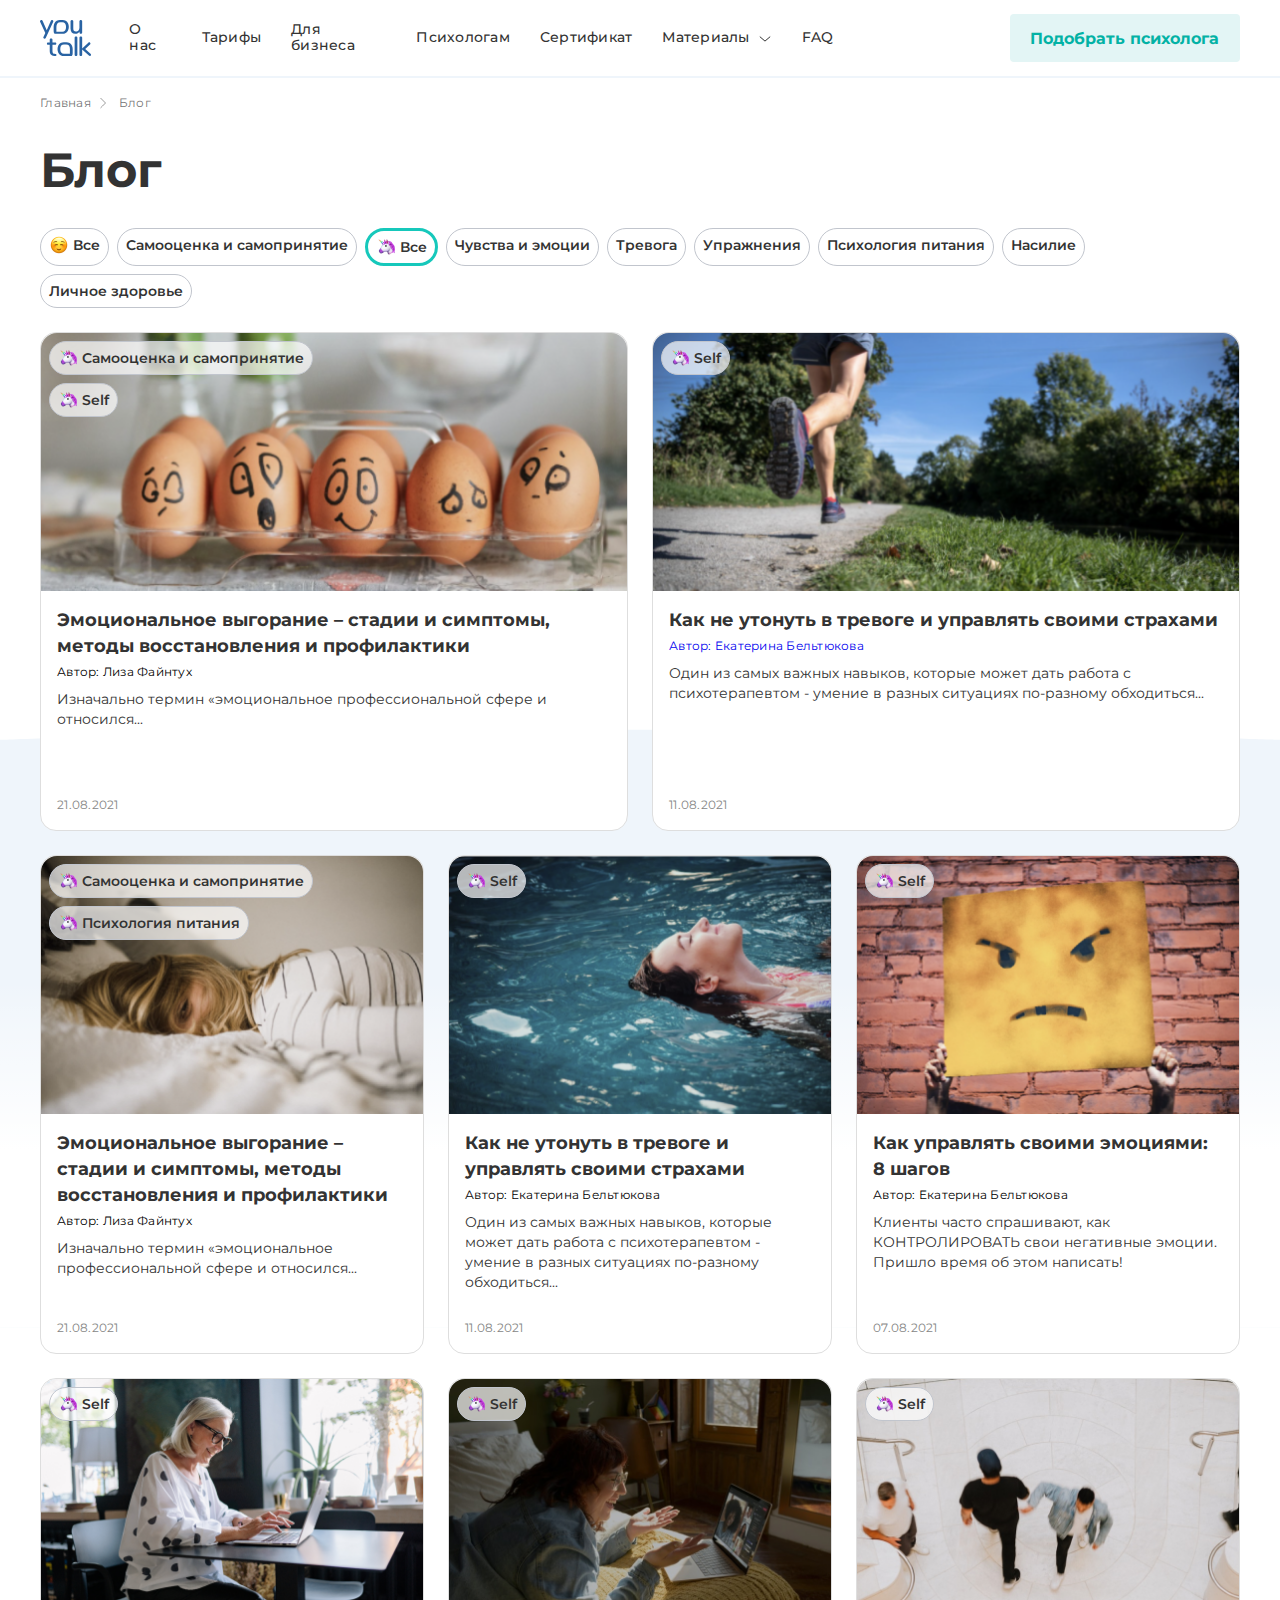
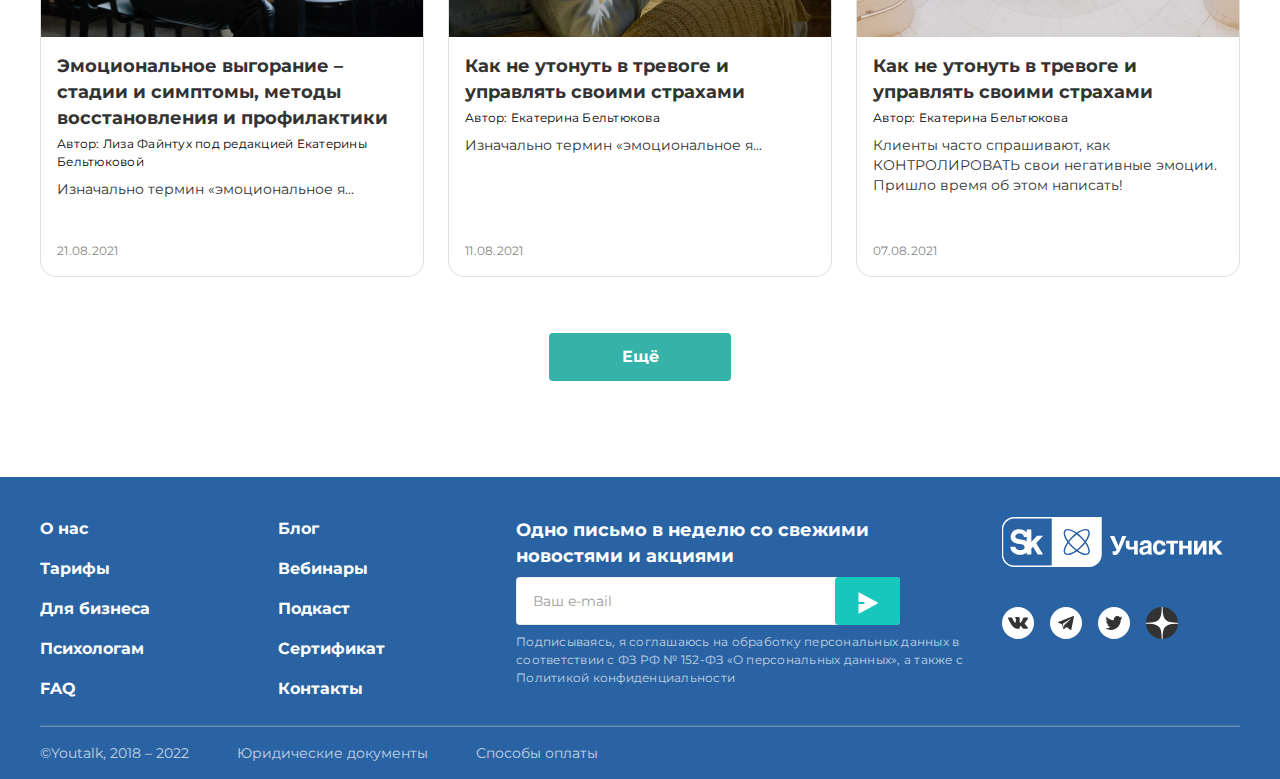
<file: index.html>
<html lang="ru">
  <head>
    <meta charset="UTF-8" />
    <meta name="viewport" content="width=device-width, initial-scale=1.0" />
    <link rel="stylesheet" href="browser.css" />
    <link rel="stylesheet" href="general.css" />
    <link rel="stylesheet" href="header.css" />
    <link rel="stylesheet" href="articles.css" />
    <link rel="stylesheet" href="footer.css" />
    <link rel="preconnect" href="https://fonts.googleapis.com" />
    <link rel="preconnect" href="https://fonts.gstatic.com" crossorigin />
    <link
      href="https://fonts.googleapis.com/css2?family=Montserrat:ital,wght@0,100;0,200;0,300;0,400;0,500;0,600;0,700;0,800;0,900;1,100;1,200;1,300;1,400;1,500;1,600;1,700;1,800;1,900&display=swap"
      rel="stylesheet"
    />
    <title>Youtalk blog</title>
  </head>
  <body>
    <header>
      <div class="logo_header-menu">
        <a href="index.html"
          ><img src="Images/Logo/logo.svg" alt="Логотип компании" class="logo"
        /></a>

        <nav>
          <ul class="header-menu">
            <li><a href="#" class="chapter">О нас</a></li>
            <li><a href="#" class="chapter">Тарифы</a></li>
            <li><a href="#" class="chapter">Для бизнеса</a></li>
            <li><a href="#" class="chapter">Психологам</a></li>
            <li><a href="#" class="chapter">Сертификат</a></li>
            <li>
              <a href="#" class="chapter-icon"
                >Материалы<img
                  src="Images/Icons/drop-down-list.svg"
                  alt="Иконка стрелочки, которая смотрит вниз"
              /></a>
            </li>
            <li><a href="#" class="chapter">FAQ</a></li>
          </ul>
        </nav>
      </div>
      <button class="primary-button">Подобрать психолога</button>
      <button class="burger">
        <img
          src="Images/Icons/burger.svg"
          alt="Иконка обозначающая раскрытие меню"
        />
      </button>
    </header>
    <main class="background">
      <hr class="full-width-line" />
      <div class="content-container">
        <nav>
          <ul class="breadcrumbs">
            <li>
              <a href="#" class="breadcrumbs-arrow"
                >Главная<img
                  src="Images/Icons/Arrow.svg"
                  alt="Стрелка вправо"
                  style="opacity: 0.7"
              /></a>
            </li>
            <li><a href="#" class="breadcrumbs-chapter">Блог</a></li>
          </ul>
        </nav>
        <h1>Блог</h1>
        <div class="category-article">
          <button class="category-article-button-icon">
            <img
              src="Images/Icons/Type=Smiling Face.png"
              alt="Улыбающийся смайлик"
            />Все
          </button>
          <button class="category-article-button">
            Самооценка и самопринятие
          </button>
          <button class="category-article-button-icon-selected">
            <img src="Images/Icons/Type=Unicorn.png" alt="Единорог" />Все
          </button>
          <button class="category-article-button">Чувства и эмоции</button>
          <button class="category-article-button">Тревога</button>
          <button class="category-article-button">Упражнения</button>
          <button class="category-article-button">Психология питания</button>
          <button class="category-article-button">Насилие</button>
          <button class="category-article-button">Личное здоровье</button>
        </div>
      </div>
      <div class="content-articles-container">
        <div class="articles-container-2-articles">
          <div class="article">
            <div class="previews-tags">
              <img
                src="Images/Photos/eggs.png"
                alt="Яйца на которых нарисованы лица с разными эмоциями"
                class="preview"
              />
              <div class="tags">
                <div class="tag-category">
                  <img
                    src="Images/Icons/Type=Unicorn.png"
                    alt="Единорог"
                  />Самооценка и самопринятие
                </div>
                <div class="tag-category">
                  <img src="Images/Icons/Type=Unicorn.png" alt="Единорог" />Self
                </div>
              </div>
              <!-- previews-tags закрыт -->
            </div>
            <div class="article-info">
              <div class="article-name-author-description">
                <div class="article-name-author">
                  <h3>
                    Эмоциональное выгорание – стадии и симптомы, методы
                    восстановления и профилактики
                  </h3>
                  <p class="author">Автор: Лиза Файнтух</p>
                </div>
                <!-- article-name-author закрыт -->
                <p class="description">
                  Изначально термин «эмоциональное профессиональной сфере и
                  относился...
                </p>
              </div>
              <!-- article-name-author-description закрыт -->
              <p class="date">21.08.2021</p>
            </div>
            <!-- article-info закрыт -->
          </div>
          <!-- article закрыт -->
          <a href="article-example.html">
            <div class="article">
              <div class="previews-tags">
                <img
                  src="Images/Photos/run.png"
                  alt="Человек будет по дороге в лесу"
                  class="preview"
                />
                <div class="tags">
                  <div class="tag-category">
                    <img
                      src="Images/Icons/Type=Unicorn.png"
                      alt="Единорог"
                    />Self
                  </div>
                </div>
                <!-- previews-tags закрыт -->
              </div>
              <div class="article-info">
                <div class="article-name-author-description">
                  <div class="article-name-author">
                    <h3>
                      Как не утонуть в тревоге и управлять своими страхами
                    </h3>
                    <p class="author">Автор: Екатерина Бельтюкова</p>
                  </div>
                  <!-- article-name-author закрыт -->
                  <p class="description">
                    Один из самых важных навыков, которые может дать работа с
                    психотерапевтом - умение в разных ситуациях по-разному
                    обходиться...
                  </p>
                </div>
                <p class="date">11.08.2021</p>
              </div>
              <!-- article-name-author-description закрыт -->
            </div>
          </a>
          <!-- article-info закрыт -->
        </div>
        <!-- articles-container-2-articles закрыт -->
        <div class="articles-container-3-articles">
          <div class="article">
            <div class="previews-tags">
              <img
                src="Images/Photos/girl-bed.png"
                alt="Девушка лежит на кровати"
                class="preview"
              />
              <div class="tags">
                <div class="tag-category">
                  <img
                    src="Images/Icons/Type=Unicorn.png"
                    alt="Единорог"
                  />Самооценка и самопринятие
                </div>
                <div class="tag-category">
                  <img
                    src="Images/Icons/Type=Unicorn.png"
                    alt="Единорог"
                  />Психология питания
                </div>
              </div>
              <!-- previews-tags закрыт -->
            </div>
            <div class="article-info">
              <div class="article-name-author-description">
                <div class="article-name-author">
                  <h3>
                    Эмоциональное выгорание – стадии и симптомы, методы
                    восстановления и профилактики
                  </h3>
                  <p class="author">Автор: Лиза Файнтух</p>
                </div>
                <!-- article-name-author закрыт -->
                <p class="description">
                  Изначально термин «эмоциональное профессиональной сфере и
                  относился...
                </p>
              </div>
              <!-- article-name-author-description закрыт -->
              <p class="date">21.08.2021</p>
            </div>
            <!-- article-info закрыт -->
          </div>
          <div class="article">
            <div class="previews-tags">
              <img
                src="Images/Photos/girl-water.png"
                alt="Девушка лежит на воде"
                class="preview"
              />
              <div class="tags">
                <div class="tag-category">
                  <img src="Images/Icons/Type=Unicorn.png" alt="Единорог" />Self
                </div>
              </div>
              <!-- previews-tags закрыт -->
            </div>
            <div class="article-info">
              <div class="article-name-author-description">
                <div class="article-name-author">
                  <h3>Как не утонуть в тревоге и управлять своими страхами</h3>
                  <p class="author">Автор: Екатерина Бельтюкова</p>
                </div>
                <!-- article-name-author закрыт -->
                <p class="description">
                  Один из самых важных навыков, которые может дать работа с
                  психотерапевтом - умение в разных ситуациях по-разному
                  обходиться...
                </p>
              </div>
              <!-- article-name-author-description закрыт -->
              <p class="date">11.08.2021</p>
            </div>
            <!-- article-info закрыт -->
          </div>
          <div class="article">
            <div class="previews-tags">
              <img
                src="Images/Photos/emotions.png"
                alt="Руки держат картонку на которой изобрали эмоцию злости"
                class="preview"
              />
              <div class="tags">
                <div class="tag-category">
                  <img src="Images/Icons/Type=Unicorn.png" alt="Единорог" />Self
                </div>
              </div>
              <!-- previews-tags закрыт -->
            </div>
            <div class="article-info">
              <div class="article-name-author-description">
                <div class="article-name-author">
                  <h3>Как управлять своими эмоциями: 8 шагов</h3>
                  <p class="author">Автор: Екатерина Бельтюкова</p>
                </div>
                <!-- article-name-author закрыт -->
                <p class="description">
                  Клиенты часто спрашивают, как КОНТРОЛИРОВАТЬ свои негативные
                  эмоции. Пришло время об этом написать!
                </p>
              </div>
              <!-- article-name-author-description закрыт -->
              <p class="date">07.08.2021</p>
            </div>
            <!-- article-info закрыт -->
          </div>
          <div class="article">
            <div class="previews-tags">
              <img
                src="Images/Photos/grandma-laptop.png"
                alt="Пожилая женщина сидит за ноутбуком в кафе"
                class="preview"
              />
              <div class="tags">
                <div class="tag-category">
                  <img src="Images/Icons/Type=Unicorn.png" alt="Единорог" />Self
                </div>
              </div>
              <!-- previews-tags закрыт -->
            </div>
            <div class="article-info">
              <div class="article-name-author-description">
                <div class="article-name-author">
                  <h3>
                    Эмоциональное выгорание – стадии и симптомы, методы
                    восстановления и профилактики
                  </h3>
                  <p class="author">
                    Автор: Лиза Файнтух под редакцией Екатерины Бельтюковой
                  </p>
                </div>
                <!-- article-name-author закрыт -->
                <p class="description">Изначально термин «эмоциональное я...</p>
              </div>
              <!-- article-name-author-description закрыт -->
              <p class="date">21.08.2021</p>
            </div>
            <!-- article-info закрыт -->
          </div>
          <div class="article">
            <div class="previews-tags">
              <img
                src="Images/Photos/woman-laptop.png"
                alt="Женщина лежит на животе, перед ней ноубтук, она с кем-то общается по видеосвязи"
                class="preview"
              />
              <div class="tags">
                <div class="tag-category">
                  <img src="Images/Icons/Type=Unicorn.png" alt="Единорог" />Self
                </div>
              </div>
              <!-- previews-tags закрыт -->
            </div>
            <div class="article-info">
              <div class="article-name-author-description">
                <div class="article-name-author">
                  <h3>Как не утонуть в тревоге и управлять своими страхами</h3>
                  <p class="author">Автор: Екатерина Бельтюкова</p>
                </div>
                <!-- article-name-author закрыт -->
                <p class="description">Изначально термин «эмоциональное я...</p>
              </div>
              <!-- article-name-author-description закрыт -->
              <p class="date">11.08.2021</p>
            </div>
            <!-- article-info закрыт -->
          </div>
          <div class="article">
            <div class="previews-tags">
              <img
                src="Images/Photos/men.png"
                alt="Вид сверху. Мужчины смотрят в разные стороны"
                class="preview"
              />
              <div class="tags">
                <div class="tag-category">
                  <img src="Images/Icons/Type=Unicorn.png" alt="Единорог" />Self
                </div>
              </div>
              <!-- previews-tags закрыт -->
            </div>
            <div class="article-info">
              <div class="article-name-author-description">
                <div class="article-name-author">
                  <h3>Как не утонуть в тревоге и управлять своими страхами</h3>
                  <p class="author">Автор: Екатерина Бельтюкова</p>
                </div>
                <!-- article-name-author закрыт -->
                <p class="description">
                  Клиенты часто спрашивают, как КОНТРОЛИРОВАТЬ свои негативные
                  эмоции. Пришло время об этом написать!
                </p>
              </div>
              <!-- article-name-author-description закрыт -->
              <p class="date">07.08.2021</p>
            </div>
            <!-- article-info закрыт -->
          </div>
        </div>
      </div>
      <button class="secondary-button-1">Ещё</button>
    </main>
  </body>
  <footer>
    <div class="content-footer">
      <ul class="footer-nav-menu">
        <li class="footer-chapter">О нас</li>
        <li class="footer-chapter">Тарифы</li>
        <li class="footer-chapter">Для бизнеса</li>
        <li class="footer-chapter">Психологам</li>
        <li class="footer-chapter">FAQ</li>
      </ul>
      <ul class="footer-nav-menu">
        <li class="footer-chapter">Блог</li>
        <li class="footer-chapter">Вебинары</li>
        <li class="footer-chapter">Подкаст</li>
        <li class="footer-chapter">Сертификат</li>
        <li class="footer-chapter">Контакты</li>
      </ul>
      <div class="newsletter">
        <div class="heading-input-button">
          <p class="newsletter-heading">
            Одно письмо в неделю со свежими новостями и акциями
          </p>
          <div class="input-button">
            <input
              type="text"
              class="newsletter-input"
              placeholder="Ваш e-mail"
            />
            <button class="send-button">
              <img
                src="Images/Icons/send.svg"
                alt="Иконка с обозначением самолётика"
              />
            </button>
          </div>
        </div>
        <p class="legal">
          Подписываясь, я соглашаюсь на обработку персональных данных в
          соответствии с ФЗ РФ № 152-ФЗ «О персональных данных», а также с
          Политикой конфиденциальности
        </p>
      </div>
      <div class="sk-social">
        <img
          src="Images/Logo/sk.svg"
          alt="Логотип, потверждающий членство SK"
        />
        <div class="social">
          <button class="social-button">
            <img src="Images/Icons/vk.svg" />
          </button>
          <button class="social-button">
            <img src="Images/Icons/telegram.svg" />
          </button>
          <button class="social-button">
            <img src="Images/Icons/twitter.svg" />
          </button>
          <button class="social-button-dzen">
            <img src="Images/Icons/dzen.svg" />
          </button>
        </div>
      </div>
    </div>
    <hr class="content-line" />
    <ul class="content-bottom-footer">
      <p class="copyright">©Youtalk, 2018 – 2022</p>
      <button class="bottom-footer-chapter">Юридические документы</button>
      <button class="bottom-footer-chapter">Способы оплаты</button>
    </ul>
  </footer>
</html>
</file>
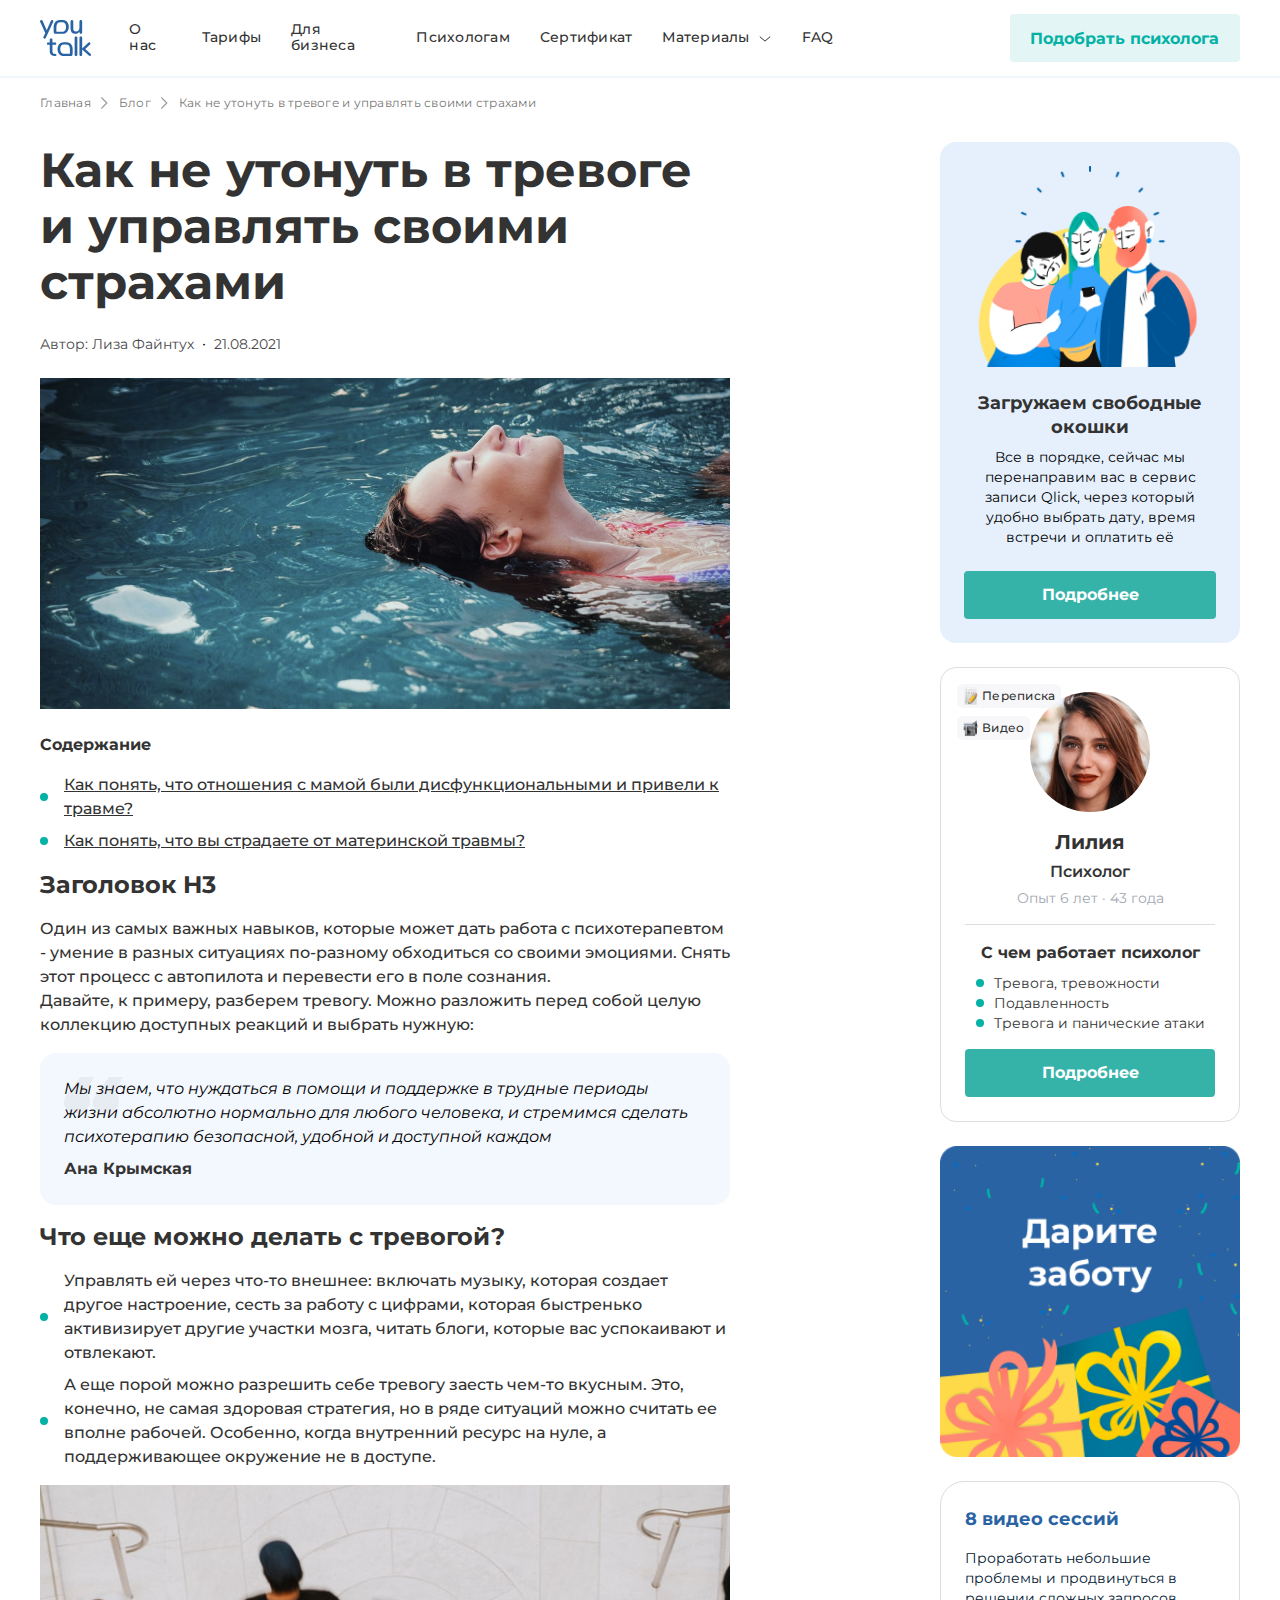
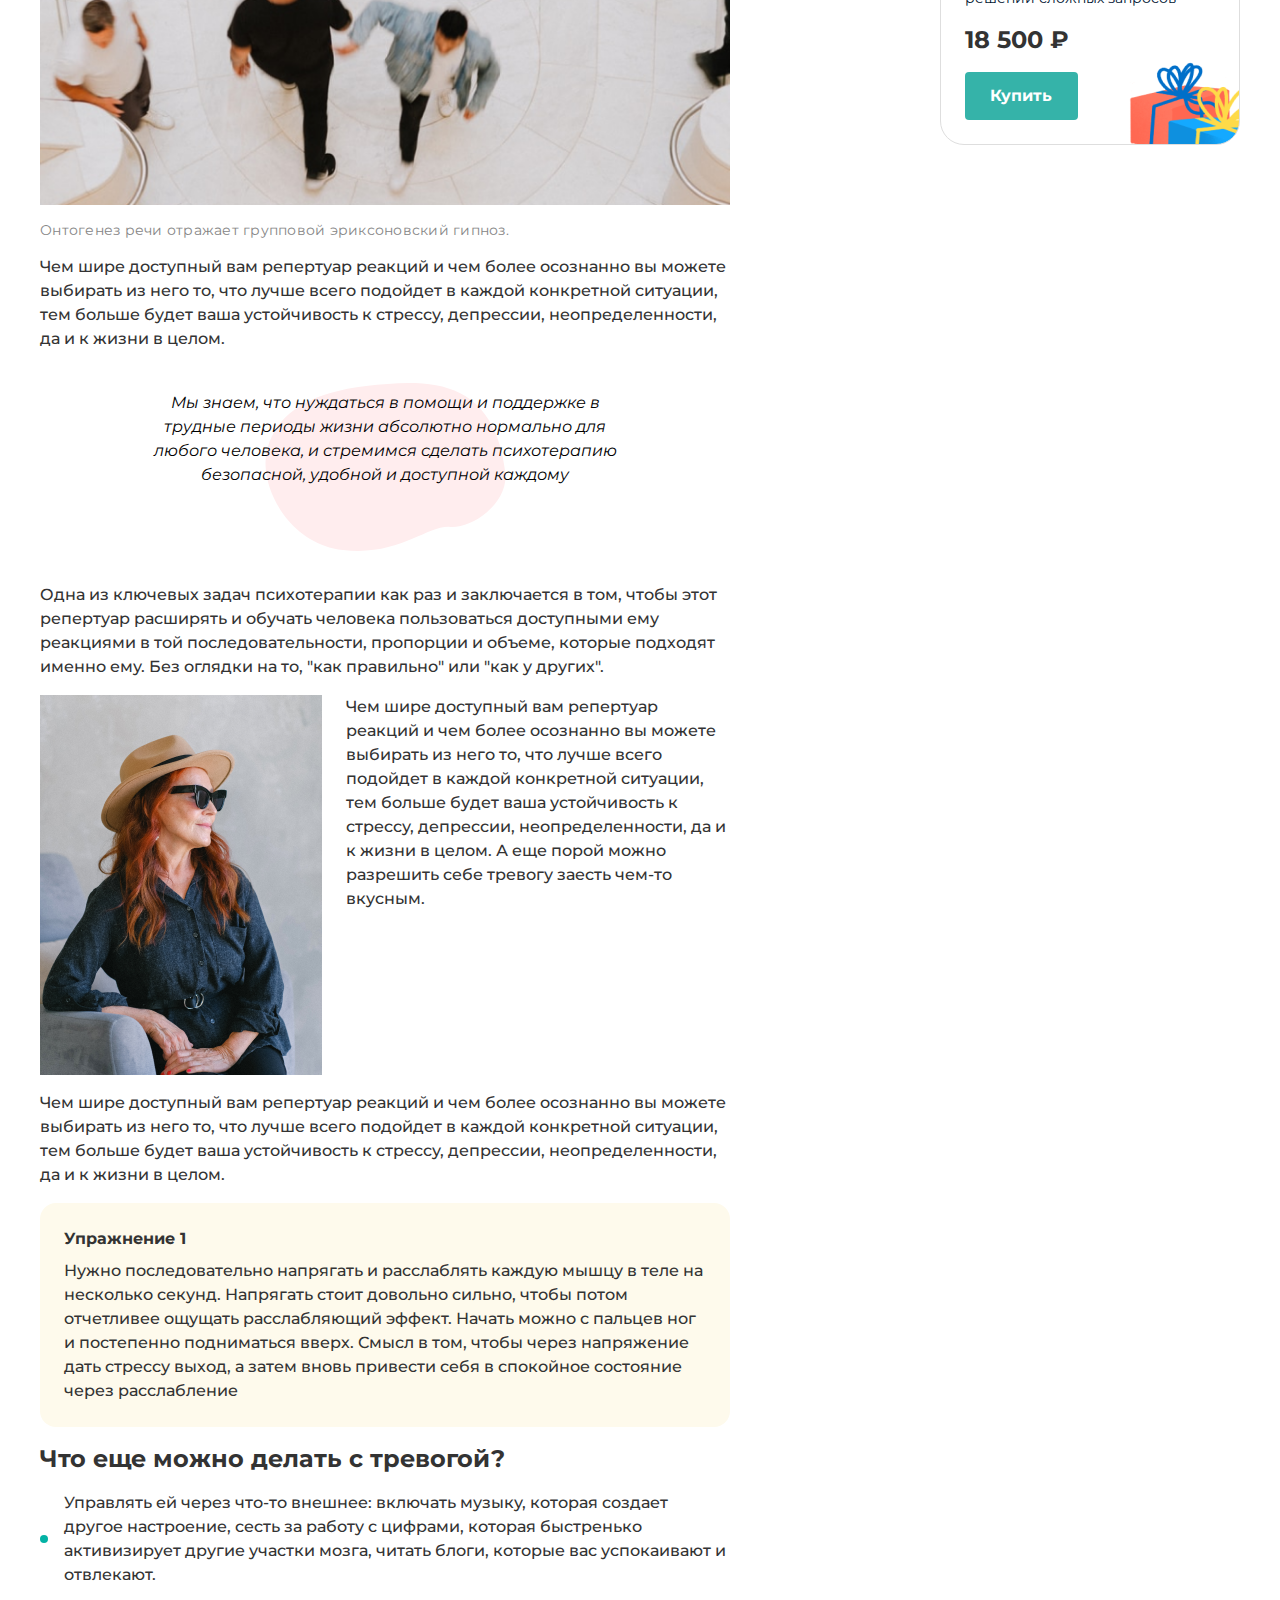
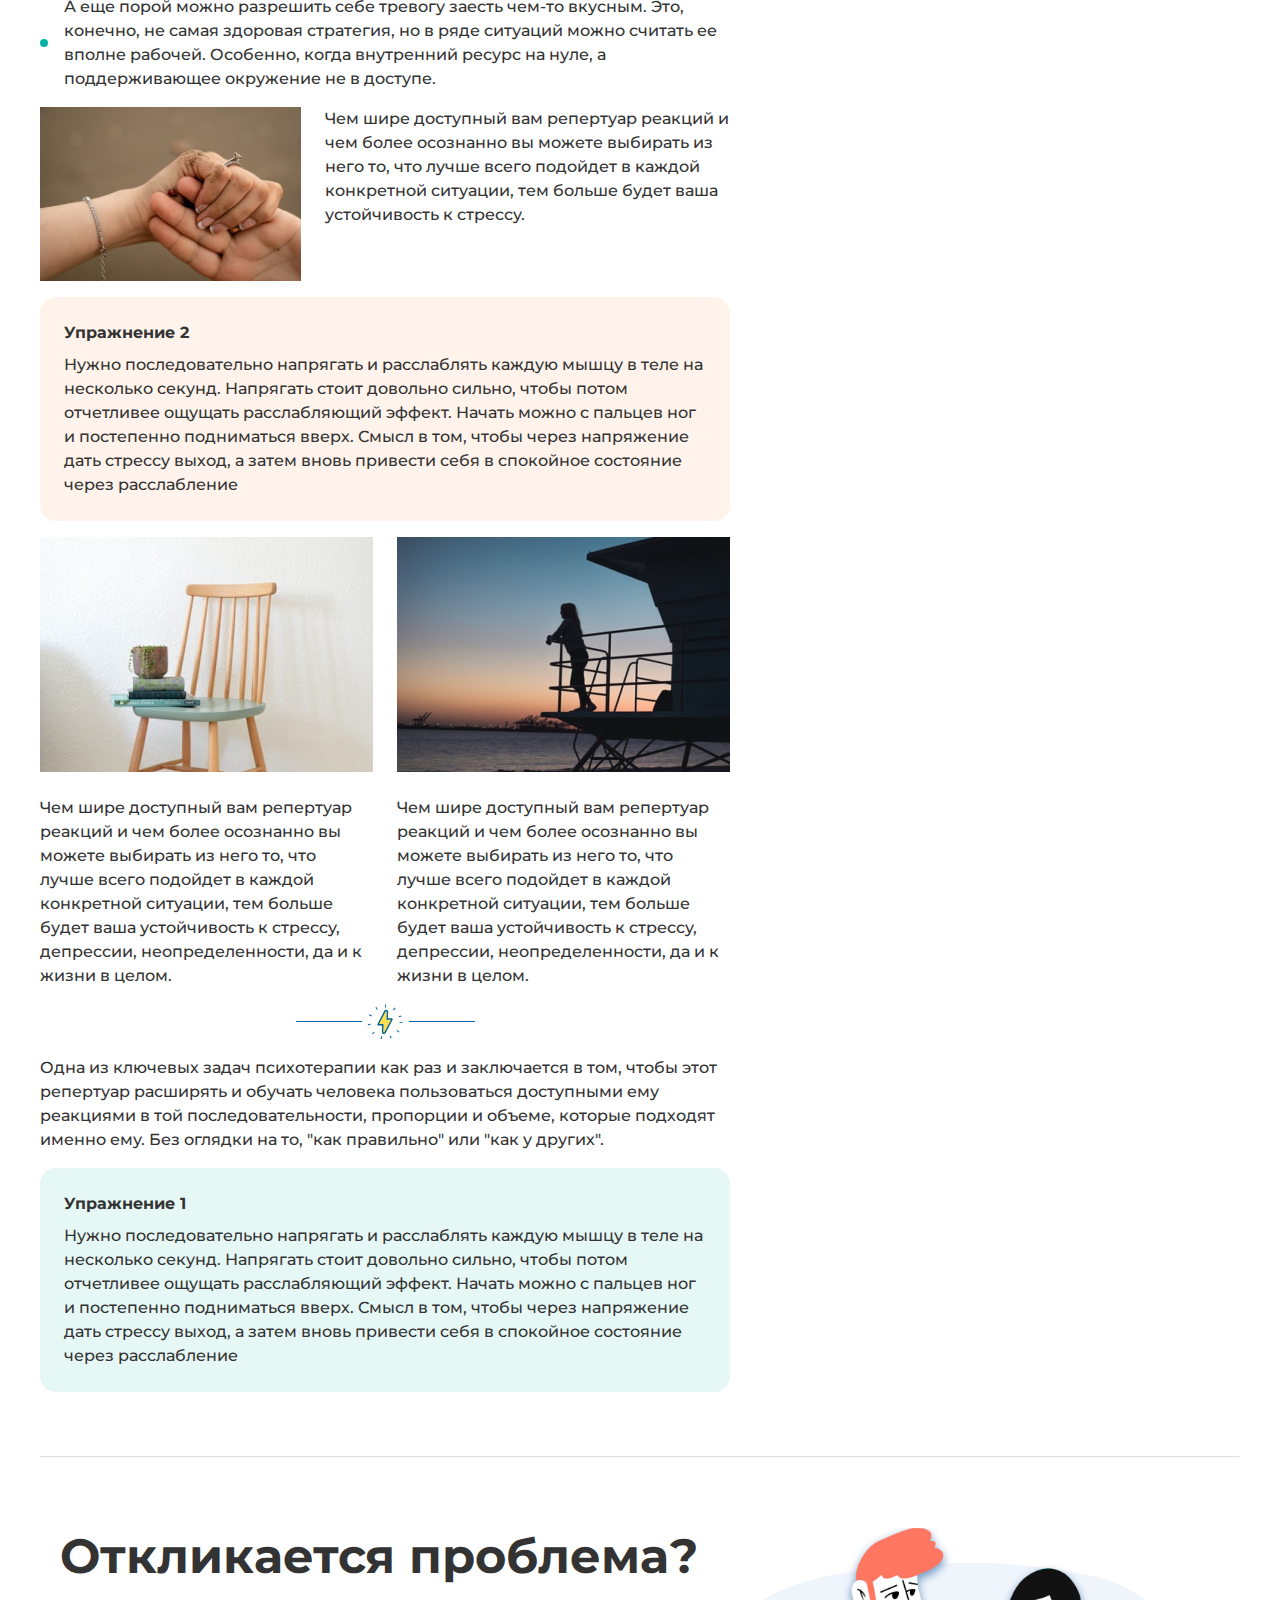
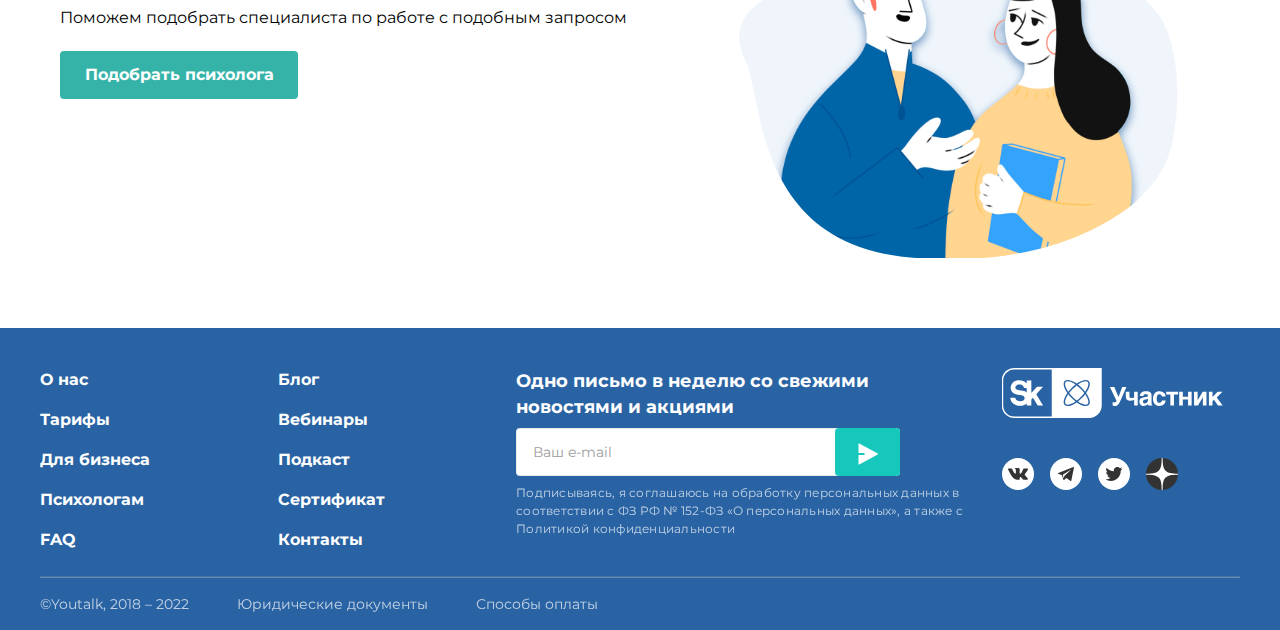
<file: article-example.html>
<html lang="ru">
  <head>
    <meta charset="UTF-8" />
    <meta name="viewport" content="width=device-width, initial-scale=1.0" />
    <link rel="stylesheet" href="browser.css" />
    <link rel="stylesheet" href="general.css" />
    <link rel="stylesheet" href="header.css" />
    <link rel="stylesheet" href="articles.css" />
    <link rel="stylesheet" href="footer.css" />
    <link rel="preconnect" href="https://fonts.googleapis.com" />
    <link rel="preconnect" href="https://fonts.gstatic.com" crossorigin />
    <link rel="stylesheet" href="article-example.css" />
    <link rel="stylesheet" href="sidebar.css" />
    <link
      href="https://fonts.googleapis.com/css2?family=Montserrat:ital,wght@0,100;0,200;0,300;0,400;0,500;0,600;0,700;0,800;0,900;1,100;1,200;1,300;1,400;1,500;1,600;1,700;1,800;1,900&display=swap"
      rel="stylesheet"
    />
    <title>Youtalk blog</title>
  </head>
  <body>
    <header>
      <div class="logo_header-menu">
        <a href="index.html"
          ><img src="Images/Logo/logo.svg" alt="Логотип компании" class="logo"
        /></a>
        <nav>
          <ul class="header-menu">
            <li><a href="#" class="chapter">О нас</a></li>
            <li><a href="#" class="chapter">Тарифы</a></li>
            <li><a href="#" class="chapter">Для бизнеса</a></li>
            <li><a href="#" class="chapter">Психологам</a></li>
            <li><a href="#" class="chapter">Сертификат</a></li>
            <li>
              <a href="#" class="chapter-icon"
                >Материалы<img
                  src="Images/Icons/drop-down-list.svg"
                  alt="Иконка стрелочки, которая смотрит вниз"
              /></a>
            </li>
            <li><a href="#" class="chapter">FAQ</a></li>
          </ul>
        </nav>
      </div>
      <button class="primary-button">Подобрать психолога</button>
      <button class="burger">
        <img
          src="Images/Icons/burger.svg"
          alt="Иконка обозначающая раскрытие меню"
        />
      </button>
    </header>
    <main class="without-background">
      <hr class="full-width-line" />
      <div class="content-container">
        <nav>
          <ul class="breadcrumbs">
            <li>
              <a href="#" class="breadcrumbs-arrow"
                >Главная<img
                  src="Images/Icons/Arrow.svg"
                  alt="Стрелка вправо"
                  style="opacity: 0.7"
              /></a>
            </li>
            <li>
              <a href="#" class="breadcrumbs-arrow"
                >Блог<img
                  src="Images/Icons/Arrow.svg"
                  alt="Стрелка вправо"
                  style="opacity: 0.7"
              /></a>
            </li>
            <li>
              <a href="#" class="breadcrumbs-chapter"
                >Как не утонуть в тревоге и управлять своими страхами</a
              >
            </li>
          </ul>
        </nav>
        <div class="full-content">
          <div class="h1-info">
            <h1>Как не утонуть в тревоге и управлять своими страхами</h1>
            <div class="info-author-date">
              <p class="article-example-text">Автор: Лиза Файнтух</p>
              <p class="article-example-author-point">&#183;</p>
              <p class="article-example-text">21.08.2021</p>
            </div>
            <img
              src="Images/Photos/girl-water-full.jpg"
              alt="Девушка лежит на воде с закрытыми глазами"
              class="preview-article-example"
            />
            <div class="content-article">
              <h5>Содержание</h5>
              <ul class="chapters-article">
                <li class="position-article">
                  <img
                    src="Images/Icons/green-point.svg"
                    class="green-point"
                  />Как понять, что отношения с мамой были дисфункциональными и
                  привели к травме?
                </li>
                <li class="position-article">
                  <img
                    src="Images/Icons/green-point.svg"
                    class="green-point"
                  />Как понять, что вы страдаете от материнской травмы?
                </li>
              </ul>
              <h2>Заголовок H3</h2>
              <p class="regular">
                Один из самых важных навыков, которые может дать работа с
                психотерапевтом - умение в разных ситуациях по-разному
                обходиться со своими эмоциями. Снять этот процесс с автопилота и
                перевести его в поле сознания. <br />Давайте, к примеру,
                разберем тревогу. Можно разложить перед собой целую коллекцию
                доступных реакций и выбрать нужную:<br />
              </p>
              <blockquote class="main-quote">
                <p class="text-quote">
                  Мы знаем, что нуждаться в помощи и поддержке в трудные периоды
                  жизни абсолютно нормально для любого человека, и стремимся
                  сделать психотерапию безопасной, удобной и доступной каждом
                </p>
                <img
                  src="Images/Icons/graphic-quote.svg"
                  class="graphic-quote"
                />
                <p class="author-quote">Ана Крымская</p>
              </blockquote>
              <h2>Что еще можно делать c тревогой?</h2>
              <ul class="chapters-article">
                <li class="position-article-without-underline">
                  <img
                    src="Images/Icons/green-point.svg"
                    class="green-point"
                  />Управлять ей через что-то внешнее: включать музыку, которая
                  создает другое настроение, сесть за работу с цифрами, которая
                  быстренько активизирует другие участки мозга, читать блоги,
                  которые вас успокаивают и отвлекают.
                </li>
                <li class="position-article-without-underline">
                  <img
                    src="Images/Icons/green-point.svg"
                    class="green-point"
                  />А еще порой можно разрешить себе тревогу заесть чем-то
                  вкусным. Это, конечно, не самая здоровая стратегия, но в ряде
                  ситуаций можно считать ее вполне рабочей. Особенно, когда
                  внутренний ресурс на нуле, а поддерживающее окружение не в
                  доступе.
                </li>
              </ul>
              <img
                src="Images/Photos/2-men-article.jpg"
                alt="Двое мужчин смотрят в разные стороны"
                class="photo-content"
              />
              <p class="text-under-photo">
                Онтогенез речи отражает групповой эриксоновский гипноз.
              </p>
              <p class="regular">
                Чем шире доступный вам репертуар реакций и чем более осознанно
                вы можете выбирать из него то, что лучше всего подойдет в каждой
                конкретной ситуации, тем больше будет ваша устойчивость к
                стрессу, депрессии, неопределенности, да и к жизни в целом.
              </p>
              <blockquote class="secondary-quote">
                <p class="text-quote-2">
                  Мы знаем, что нуждаться в помощи и поддержке в трудные периоды
                  жизни абсолютно нормально для любого человека, и стремимся
                  сделать психотерапию безопасной, удобной и доступной каждому
                </p>
              </blockquote>
              <p class="regular">
                Одна из ключевых задач психотерапии как раз и заключается в том,
                чтобы этот репертуар расширять и обучать человека пользоваться
                доступными ему реакциями в той последовательности, пропорции и
                объеме, которые подходят именно ему. Без оглядки на то, "как
                правильно" или "как у других".
              </p>
              <div class="photo-text">
                <img
                  src="Images/Photos/woman-hat.png"
                  alt="Девушка в солнечных очках и шляпе"
                  height="380px"
                />
                <p class="regular">
                  Чем шире доступный вам репертуар реакций и чем более осознанно
                  вы можете выбирать из него то, что лучше всего подойдет в
                  каждой конкретной ситуации, тем больше будет ваша устойчивость
                  к стрессу, депрессии, неопределенности, да и к жизни в целом.
                  А еще порой можно разрешить себе тревогу заесть чем-то
                  вкусным.
                </p>
              </div>
              <p class="regular">
                Чем шире доступный вам репертуар реакций и чем более осознанно
                вы можете выбирать из него то, что лучше всего подойдет в каждой
                конкретной ситуации, тем больше будет ваша устойчивость к
                стрессу, депрессии, неопределенности, да и к жизни в целом.
              </p>
              <div class="exercise">
                <h6>Упражнение 1</h6>
                <p class="regular">
                  Нужно последовательно напрягать и расслаблять каждую мышцу в
                  теле на несколько секунд. Напрягать стоит довольно сильно,
                  чтобы потом отчетливее ощущать расслабляющий эффект. Начать
                  можно с пальцев ног и постепенно подниматься вверх. Смысл в
                  том, чтобы через напряжение дать стрессу выход, а затем вновь
                  привести себя в спокойное состояние через расслабление
                </p>
              </div>
              <h2>Что еще можно делать с тревогой?</h2>
              <ul class="chapters-article">
                <li class="position-article-without-underline">
                  <img
                    src="Images/Icons/green-point.svg"
                    class="green-point"
                  />Управлять ей через что-то внешнее: включать музыку, которая
                  создает другое настроение, сесть за работу с цифрами, которая
                  быстренько активизирует другие участки мозга, читать блоги,
                  которые вас успокаивают и отвлекают.
                </li>
                <li class="position-article-without-underline">
                  <img
                    src="Images/Icons/green-point.svg"
                    class="green-point"
                  />А еще порой можно разрешить себе тревогу заесть чем-то
                  вкусным. Это, конечно, не самая здоровая стратегия, но в ряде
                  ситуаций можно считать ее вполне рабочей. Особенно, когда
                  внутренний ресурс на нуле, а поддерживающее окружение не в
                  доступе.
                </li>
              </ul>
              <div class="photo-text">
                <img
                  src="Images/Photos/hands.jpg"
                  alt="Руки"
                  width="281px"
                  height="174px"
                />
                <p class="regular">
                  Чем шире доступный вам репертуар реакций и чем более осознанно
                  вы можете выбирать из него то, что лучше всего подойдет в
                  каждой конкретной ситуации, тем больше будет ваша устойчивость
                  к стрессу.
                </p>
              </div>
              <div class="exercise-2">
                <h6>Упражнение 2</h6>
                <p class="regular">
                  Нужно последовательно напрягать и расслаблять каждую мышцу в
                  теле на несколько секунд. Напрягать стоит довольно сильно,
                  чтобы потом отчетливее ощущать расслабляющий эффект. Начать
                  можно с пальцев ног и постепенно подниматься вверх. Смысл в
                  том, чтобы через напряжение дать стрессу выход, а затем вновь
                  привести себя в спокойное состояние через расслабление
                </p>
              </div>
              <div class="two-photo-text-vertical">
                <div class="photo-text-vertical">
                  <img
                    src="Images/Photos/chair.jpg"
                    alt="Стул"
                    width="333px"
                    height="235px"
                  />
                  <p class="regular">
                    Чем шире доступный вам репертуар реакций и чем более
                    осознанно вы можете выбирать из него то, что лучше всего
                    подойдет в каждой конкретной ситуации, тем больше будет ваша
                    устойчивость к стрессу, депрессии, неопределенности, да и к
                    жизни в целом.
                  </p>
                </div>
                <div class="photo-text-vertical">
                  <img
                    src="Images/Photos/sea.jpg"
                    alt="Стул"
                    width="333px"
                    height="235px"
                  />
                  <p class="regular">
                    Чем шире доступный вам репертуар реакций и чем более
                    осознанно вы можете выбирать из него то, что лучше всего
                    подойдет в каждой конкретной ситуации, тем больше будет ваша
                    устойчивость к стрессу, депрессии, неопределенности, да и к
                    жизни в целом.
                  </p>
                </div>
              </div>
              <img
                src="Images/Icons/light.svg"
                style="display: block; margin: auto"
              />
              <p class="regular">
                Одна из ключевых задач психотерапии как раз и заключается в том,
                чтобы этот репертуар расширять и обучать человека пользоваться
                доступными ему реакциями в той последовательности, пропорции и
                объеме, которые подходят именно ему. Без оглядки на то, "как
                правильно" или "как у других".
              </p>
              <div class="exercise-3">
                <h6>Упражнение 1</h6>
                <p class="regular">
                  Нужно последовательно напрягать и расслаблять каждую мышцу в
                  теле на несколько секунд. Напрягать стоит довольно сильно,
                  чтобы потом отчетливее ощущать расслабляющий эффект. Начать
                  можно с пальцев ног и постепенно подниматься вверх. Смысл в
                  том, чтобы через напряжение дать стрессу выход, а затем вновь
                  привести себя в спокойное состояние через расслабление
                </p>
              </div>
            </div>
          </div>
          <div class="sidebar">
            <div class="loading-windows">
              <img
                src="Images/Icons/Illustration-people.png"
                width="100%"
                height="100%"
              />
              <div class="all-text-sidebar">
                <h6 class="h6-sidebar">Загружаем свободные окошки</h6>
                <p class="sidebar-regular-text">
                  Все в порядке, сейчас мы перенаправим вас в сервис записи
                  Qlick, через который удобно выбрать дату, время встречи и
                  оплатить её
                </p>
              </div>
              <button class="sidebar-button-1">Подробнее</button>
            </div>
            <div class="specialist">
              <img
                src="Images/Photos/photo-profile.png"
                alt="Фотография специалиста"
                class="rounded-image"
              />
              <div class="name-who-info">
                <p class="name-spec">Лилия</p>
                <p class="who-spec">Психолог</p>
                <p class="info-spec">Опыт 6 лет &#183;&nbsp;43 года</p>
              </div>
              <hr class="hr-spec" />
              <div class="heading-skills">
                <p class="heading-spec">С чем работает психолог</p>
                <ul class="skills-spec">
                  <li class="position-article-without-underline-sidebar">
                    <img
                      src="Images/Icons/green-point.svg"
                      class="green-point"
                    />Тревога, тревожности
                  </li>
                  <li class="position-article-without-underline-sidebar">
                    <img
                      src="Images/Icons/green-point.svg"
                      class="green-point"
                    />Подавленность
                  </li>
                  <li class="position-article-without-underline-sidebar">
                    <img
                      src="Images/Icons/green-point.svg"
                      class="green-point"
                    />Тревога и панические атаки
                  </li>
                </ul>
              </div>
              <div class="attainments">
                <div class="attainment">
                  <img src="Images/Icons/paper.png" />
                  <p class="attainments-text">Переписка</p>
                </div>
                <div class="attainment">
                  <img src="Images/Icons/camera.png" />
                  <p class="attainments-text">Видео</p>
                </div>
              </div>
              <button class="sidebar-button-1">Подробнее</button>
            </div>
            <div class="present-image">
              <img src="Images/Icons/present.png" width="100%" />
            </div>
            <div class="free">
              <p class="heading-free">8 видео сессий</p>
              <p class="text-free">
                Проработать небольшие проблемы и продвинуться в решении сложных
                запросов
              </p>
              <p class="price">18 500 ₽</p>
              <button class="sidebar-button-2">Купить</button>
            </div>
          </div>
        </div>
      </div>
      <hr class="content-line" />
      <div class="ask">
        <div class="ask-text">
          <h1>Откликается проблема?</h1>
          <p class="subtitle">
            Поможем подобрать специалиста по работе с подобным запросом
          </p>
          <button class="secondary-button-2">Подобрать психолога</button>
        </div>
        <img
          src="Images/Icons/humans.svg"
          alt="Векторная иллюстрация мужчины и женщины"
          class="illustration"
        />
      </div>
    </main>
  </body>
  <footer>
    <div class="content-footer">
      <ul class="footer-nav-menu">
        <li class="footer-chapter">О нас</li>
        <li class="footer-chapter">Тарифы</li>
        <li class="footer-chapter">Для бизнеса</li>
        <li class="footer-chapter">Психологам</li>
        <li class="footer-chapter">FAQ</li>
      </ul>
      <ul class="footer-nav-menu">
        <li class="footer-chapter">Блог</li>
        <li class="footer-chapter">Вебинары</li>
        <li class="footer-chapter">Подкаст</li>
        <li class="footer-chapter">Сертификат</li>
        <li class="footer-chapter">Контакты</li>
      </ul>
      <div class="newsletter">
        <div class="heading-input-button">
          <p class="newsletter-heading">
            Одно письмо в неделю со свежими новостями и акциями
          </p>
          <div class="input-button">
            <input
              type="text"
              class="newsletter-input"
              placeholder="Ваш e-mail"
            />
            <button class="send-button">
              <img
                src="Images/Icons/send.svg"
                alt="Иконка с обозначением самолётика"
              />
            </button>
          </div>
        </div>
        <p class="legal">
          Подписываясь, я соглашаюсь на обработку персональных данных в
          соответствии с ФЗ РФ № 152-ФЗ «О персональных данных», а также с
          Политикой конфиденциальности
        </p>
      </div>
      <div class="sk-social">
        <img
          src="Images/Logo/sk.svg"
          alt="Логотип, потверждающий членство SK"
        />
        <div class="social">
          <button class="social-button">
            <img src="Images/Icons/vk.svg" />
          </button>
          <button class="social-button">
            <img src="Images/Icons/telegram.svg" />
          </button>
          <button class="social-button">
            <img src="Images/Icons/twitter.svg" />
          </button>
          <button class="social-button-dzen">
            <img src="Images/Icons/dzen.svg" />
          </button>
        </div>
      </div>
    </div>
    <hr class="content-line" />
    <ul class="content-bottom-footer">
      <p class="copyright">©Youtalk, 2018 – 2022</p>
      <button class="bottom-footer-chapter">Юридические документы</button>
      <button class="bottom-footer-chapter">Способы оплаты</button>
    </ul>
  </footer>
</html>
</file>
<file: browser.css>
* {
    box-sizing: border-box;
    margin: 0;
    padding: 0;
    font-family: "Montserrat", sans-serif;
    }
    
a {
    text-decoration: none;
    cursor: pointer;
    -webkit-user-drag: none;
    }

button {
    border: none;
    cursor: pointer;
    background: none;
    user-select: none;
}

ul,li{
    list-style: none;
}

li{
    display: flex;
}

img,svg {
    display: block;
}
    
input,textarea {
    border: none;
    outline: none;
    background: none;
    }

nav {
    margin: 0;
    padding: 0;
    list-style: none;
    }
</file>
<file: general.css>
@media only screen and (min-width: 1260px) {
.full-width-line {
    width: 100%;
    border: none;
    height: 2px;
    background-color: #EFF5FB;
}

.content-container{
    display: flex;
    max-width: 1200px;
    padding-top: 16px;
    justify-content: space-between; 
    align-content: center;
    margin: 0 auto; 
    flex-direction: column;
    align-items: flex-start;
    gap: 30px;
}

.breadcrumbs {
    display: flex;
    justify-content: center;
    gap: 8px;
}

.breadcrumbs-arrow{
    display: flex;
    justify-content: center;
    gap: 4px;
    color: rgba(51, 51, 51, 0.70);
    text-align: center;
    font-size: 12px;
    font-style: normal;
    font-weight: 400;
    line-height: 18px; 
    letter-spacing: 0.25px;
}

.breadcrumbs-arrow:hover{
    opacity: 0.7;
}

.breadcrumbs-chapter{
    color: rgba(51, 51, 51, 0.70);
    text-align: center;
    font-size: 12px;
    font-style: normal;
    font-weight: 400;
    line-height: 18px; 
    letter-spacing: 0.25px;
}

.breadcrumbs-chapter:hover{
    opacity: 0.7;
}

h1 {
    font-size: 48px;
    font-style: normal;
    font-weight: 700;
    line-height: 56px; 
    color: #333333;
}

.category-article{
    display: inline-flex;
    flex-direction: row;
    align-items: flex-start;
    gap: 8px;
    flex-wrap: wrap;
}
.category-article-button-icon {
    display: flex;
    padding: 6px 8px;
    align-items: flex-start;
    gap: 4px;
    align-self: stretch;
    border-radius: 24px;
    border: 1px solid #C1C5CD;
    justify-content: center;
    color: #333;
    font-size: 14px;
    font-style: normal;
    font-weight: 600;
    line-height: 20px; 
}

.category-article-button-icon:hover{
    color: #029187;
}

.category-article-button {
    display: flex;
    padding: 6px 8px;
    align-self: stretch;
    border-radius: 24px;
    border: 1px solid #C1C5CD;
    justify-content: center;
    color: #333;
    font-size: 14px;
    font-style: normal;
    font-weight: 600;
    line-height: 20px;
}

.category-article-button:hover {
    color: #029187;
}

.category-article-button-icon-selected {
    display: flex;
    padding: 6px 8px;
    align-items: flex-start;
    gap: 4px;
    align-self: stretch;
    border-radius: 24px;
    border: 3px solid #16C8BB;
    justify-content: center;
    color: #333;
    font-size: 14px;
    font-style: normal;
    font-weight: 600;
    line-height: 20px; 
}

h3 {
    font-size: 18px;
    font-style: normal;
    font-weight: 700;
    line-height: 26px;
    color: #333333;
}

.secondary-button-1 {
    display: flex;
    margin: 56px auto 96px auto;
    width: 182px;
    padding: 12px 16px;
    justify-content: center;
    align-items: center;
    gap: 8px;
    border-radius: 4px;
    background-color:#35B3A9;
    font-size: 16px;
    font-style: normal;
    font-weight: 700;
    line-height: 24px;
    color: #FFF;
    white-space: nowrap;
}

.secondary-button:hover {
    background-color:#39C0B6;

}

.background{
    background-image: url('Images/Background/background.svg');
    background-position: center;
    background-size: 100% 100%;
}
}

@media screen and (min-width: 1024px) and (max-width: 1260px){
    .full-width-line {
        width: 100%;
        border: none;
        height: 2px;
        background-color: #EFF5FB;
    }
    
    .content-container{
        display: flex;
        max-width: 1200px;
        padding-top: 16px;
        justify-content: space-between; 
        align-content: center;
        margin: auto 20px 20px 20px;
        flex-direction: column;
        align-items: flex-start;
        gap: 30px;
    }
    
    .breadcrumbs {
        display: flex;
        justify-content: center;
        gap: 8px;
    }
    
    .breadcrumbs-arrow{
        display: flex;
        justify-content: center;
        gap: 4px;
        color: rgba(51, 51, 51, 0.70);
        text-align: center;
        font-size: 12px;
        font-style: normal;
        font-weight: 400;
        line-height: 18px; 
        letter-spacing: 0.25px;
    }
    
    .breadcrumbs-arrow:hover{
        opacity: 0.7;
    }
    
    .breadcrumbs-chapter{
        color: rgba(51, 51, 51, 0.70);
        text-align: center;
        font-size: 12px;
        font-style: normal;
        font-weight: 400;
        line-height: 18px; 
        letter-spacing: 0.25px;
    }
    
    .breadcrumbs-chapter:hover{
        opacity: 0.7;
    }
    
    h1 {
        font-size: 48px;
        font-style: normal;
        font-weight: 700;
        line-height: 56px; 
        color: #333333;
    }
    
    .category-article{
        display: inline-flex;
        flex-direction: row;
        align-items: flex-start;
        gap: 8px;
        flex-wrap: wrap;
    }
    .category-article-button-icon {
        display: flex;
        padding: 6px 8px;
        align-items: flex-start;
        gap: 4px;
        align-self: stretch;
        border-radius: 24px;
        border: 1px solid #C1C5CD;
        justify-content: center;
        color: #333;
        font-size: 14px;
        font-style: normal;
        font-weight: 600;
        line-height: 20px; 
    }
    
    .category-article-button-icon:hover{
        color: #029187;
    }
    
    .category-article-button {
        display: flex;
        padding: 6px 8px;
        align-self: stretch;
        border-radius: 24px;
        border: 1px solid #C1C5CD;
        justify-content: center;
        color: #333;
        font-size: 14px;
        font-style: normal;
        font-weight: 600;
        line-height: 20px;
    }
    
    .category-article-button:hover {
        color: #029187;
    }
    
    .category-article-button-icon-selected {
        display: flex;
        padding: 6px 8px;
        align-items: flex-start;
        gap: 4px;
        align-self: stretch;
        border-radius: 24px;
        border: 3px solid #16C8BB;
        justify-content: center;
        color: #333;
        font-size: 14px;
        font-style: normal;
        font-weight: 600;
        line-height: 20px; 
    }
    
    h3 {
        font-size: 18px;
        font-style: normal;
        font-weight: 700;
        line-height: 26px;
        color: #333333;
    }
    
    .secondary-button-1 {
        display: flex;
        margin: 56px auto 96px auto;
        width: 182px;
        padding: 12px 16px;
        justify-content: center;
        align-items: center;
        gap: 8px;
        border-radius: 4px;
        background-color:#35B3A9;
        font-size: 16px;
        font-style: normal;
        font-weight: 700;
        line-height: 24px;
        color: #FFF;
    }
    
    .secondary-button:hover {
        background-color:#39C0B6;
    
    }
    
}

@media screen and (min-width: 768px) and (max-width: 1024px){
        .full-width-line {
            width: 100%;
            border: none;
            height: 2px;
            background-color: #EFF5FB;
        }
        
        .content-container{
            display: flex;
            max-width: 1200px;
            padding-top: 16px;
            justify-content: space-between; 
            align-content: center;
            margin: auto 20px 20px 20px;
            flex-direction: column;
            align-items: flex-start;
            gap: 30px;
        }
        
        .breadcrumbs {
            display: flex;
            justify-content: center;
            gap: 8px;
        }
        
        .breadcrumbs-arrow{
            display: flex;
            justify-content: center;
            gap: 4px;
            color: rgba(51, 51, 51, 0.70);
            text-align: center;
            font-size: 12px;
            font-style: normal;
            font-weight: 400;
            line-height: 18px; 
            letter-spacing: 0.25px;
        }
        
        .breadcrumbs-arrow:hover{
            opacity: 0.7;
        }
        
        .breadcrumbs-chapter{
            color: rgba(51, 51, 51, 0.70);
            text-align: center;
            font-size: 12px;
            font-style: normal;
            font-weight: 400;
            line-height: 18px; 
            letter-spacing: 0.25px;
        }
        
        .breadcrumbs-chapter:hover{
            opacity: 0.7;
        }
        
        h1 {
            font-size: 48px;
            font-style: normal;
            font-weight: 700;
            line-height: 56px; 
            color: #333333;
        }
        
        .category-article{
            display: inline-flex;
            flex-direction: row;
            align-items: flex-start;
            gap: 8px;
            flex-wrap: wrap;
        }
        .category-article-button-icon {
            display: flex;
            padding: 6px 8px;
            align-items: flex-start;
            gap: 4px;
            align-self: stretch;
            border-radius: 24px;
            border: 1px solid #C1C5CD;
            justify-content: center;
            color: #333;
            font-size: 14px;
            font-style: normal;
            font-weight: 600;
            line-height: 20px; 
        }
        
        .category-article-button-icon:hover{
            color: #029187;
        }
        
        .category-article-button {
            display: flex;
            padding: 6px 8px;
            align-self: stretch;
            border-radius: 24px;
            border: 1px solid #C1C5CD;
            justify-content: center;
            color: #333;
            font-size: 14px;
            font-style: normal;
            font-weight: 600;
            line-height: 20px;
        }
        
        .category-article-button:hover {
            color: #029187;
        }
        
        .category-article-button-icon-selected {
            display: flex;
            padding: 6px 8px;
            align-items: flex-start;
            gap: 4px;
            align-self: stretch;
            border-radius: 24px;
            border: 3px solid #16C8BB;
            justify-content: center;
            color: #333;
            font-size: 14px;
            font-style: normal;
            font-weight: 600;
            line-height: 20px; 
        }
        
        h3 {
            font-size: 18px;
            font-style: normal;
            font-weight: 700;
            line-height: 26px;
            color: #333333;
        }
        
        .secondary-button-1 {
            display: flex;
            margin: 56px auto 96px auto;
            width: 182px;
            padding: 12px 16px;
            justify-content: center;
            align-items: center;
            gap: 8px;
            border-radius: 4px;
            background-color:#35B3A9;
            font-size: 16px;
            font-style: normal;
            font-weight: 700;
            line-height: 24px;
            color: #FFF;
        }
        
        .secondary-button:hover {
            background-color:#39C0B6;
        
        }
        
}

@media screen and (max-width: 768px){
    .full-width-line {
        width: 100%;
        border: none;
        height: 2px;
        background-color: #EFF5FB;
    }
    
    .content-container{
        display: flex;
        max-width: 1200px;
        padding-top: 16px;
        justify-content: space-between; 
        align-content: center;
        margin: auto 20px 20px 20px;
        flex-direction: column;
        align-items: flex-start;
        gap: 30px;
    }
    
    .breadcrumbs {
        display: flex;
        justify-content: center;
        gap: 8px;
    }
    
    .breadcrumbs-arrow{
        display: flex;
        justify-content: center;
        gap: 4px;
        color: rgba(51, 51, 51, 0.70);
        text-align: center;
        font-size: 12px;
        font-style: normal;
        font-weight: 400;
        line-height: 18px; 
        letter-spacing: 0.25px;
    }
    
    .breadcrumbs-arrow:hover{
        opacity: 0.7;
    }
    
    .breadcrumbs-chapter{
        color: rgba(51, 51, 51, 0.70);
        text-align: center;
        font-size: 12px;
        font-style: normal;
        font-weight: 400;
        line-height: 18px; 
        letter-spacing: 0.25px;
    }
    
    .breadcrumbs-chapter:hover{
        opacity: 0.7;
    }
    
    h1 {
        font-size: 48px;
        font-style: normal;
        font-weight: 700;
        line-height: 56px; 
        color: #333333;
    }
    
    .category-article{
        display: flex;
        flex-direction: row;
        align-items: flex-start;
        gap: 8px;
        overflow-x: auto;
        width: 100%;
    }

    .category-article::-webkit-scrollbar {
        display: none;
        }
    
    .category-article-button-icon {
        display: flex;
        padding: 6px 8px;
        align-items: flex-start;
        gap: 4px;
        border-radius: 24px;
        border: 1px solid #C1C5CD;
        justify-content: center;
        color: #333;
        font-size: 14px;
        font-style: normal;
        font-weight: 600;
        line-height: 20px; 
    }
    
    .category-article-button-icon:hover{
        color: #029187;
    }
    
    .category-article-button {
        display: flex;
        padding: 6px 8px;
        border-radius: 24px;
        border: 1px solid #C1C5CD;
        justify-content: center;
        color: #333;
        font-size: 14px;
        font-style: normal;
        font-weight: 600;
        line-height: 20px;
        white-space: nowrap;
    }
    
    .category-article-button:hover {
        color: #029187;
    }
    
    .category-article-button-icon-selected {
        display: flex;
        padding: 6px 8px;
        align-items: flex-start;
        gap: 4px;
        border-radius: 24px;
        border: 3px solid #16C8BB;
        justify-content: center;
        color: #333;
        font-size: 14px;
        font-style: normal;
        font-weight: 600;
        line-height: 20px; 
    }
    
    h3 {
        font-size: 18px;
        font-style: normal;
        font-weight: 700;
        line-height: 26px;
        color: #333333;
    }
    
    .secondary-button-1 {
        display: flex;
        margin: 56px auto 96px auto;
        width: 182px;
        padding: 12px 16px;
        justify-content: center;
        align-items: center;
        gap: 8px;
        border-radius: 4px;
        background-color:#35B3A9;
        font-size: 16px;
        font-style: normal;
        font-weight: 700;
        line-height: 24px;
        color: #FFF;
    }
    
    .secondary-button:hover {
        background-color:#39C0B6;
    
    }
}
</file>
<file: header.css>
@media only screen and (min-width: 1260px) {
header{
    display: grid;
    grid-template-columns: 1fr 1fr;
    max-width: 1200px;
    margin: 0 auto; 
    height: 76px;
    align-items: center;
    justify-items: center;
    
}

.logo_header-menu {
    display: grid;
    grid-template-columns: 51px 704px;
    grid-gap: 3vw;
    align-items: center;
}

.logo{
    justify-self: start;
}

.logo:hover {
    opacity: 0.7;
}

.header-menu {
    display: flex;
    justify-content: center;
    align-items: center;
    gap: 30px; 
}

.chapter {
    font-size: 14px;
    font-style: normal;
    font-weight: 500;
    line-height: 114%; 
    letter-spacing: 0.25px;
    color:#333;
}

.chapter:hover{
    opacity: 0.7;
}

.chapter-icon {
    display:flex;
    gap: 8px;
    justify-content: center;
    align-items: flex-end;
    padding: 0px;
    margin: 0px;
    font-size: 14px;
    font-style: normal;
    font-weight: 500;
    line-height: 114%; 
    letter-spacing: 0.25px;
    color:#333;
}

.chapter-icon:hover{
    opacity: 0.7;
}

.primary-button {
    display: flex;
    width: 230px;
    height: 48px;
    padding: 14px 20px;
    align-items: center;
    gap: 10px;
    align-items: center;
    gap: 10px;
    font-size: 16px;
    font-style: normal;
    font-weight: 700;
    line-height: normal;
    color:#03B2A5;
    background-color: #E3F5F5;
    border-radius: 4px;
    justify-self: end;
}   

.primary-button:hover{
    color:#029187;
    background-color: hsl(180, 24%, 82%);
}

.burger {
    display: none;
}

}

@media screen and (min-width: 1024px) and (max-width: 1260px){
    header{
        display: grid;
        grid-template-columns: 1fr 1fr;
        max-width: 1200px;
        margin: auto 20px 0px 20px; 
        height: 76px;
        align-items: center;
        justify-items: center;
        
    }
    
    .logo_header-menu {
        display: grid;
        grid-template-columns: 51px 704px;
        grid-gap: 1vw;
        align-items: center;
    }
    
    .logo{
        justify-self: start;
    }
    
    .logo:hover {
        opacity: 0.7;
    }
    
    .header-menu {
        display: flex;
        justify-content: center;
        align-items: center;
        gap: 16px; 
    }
    
    .chapter {
        font-size: 14px;
        font-style: normal;
        font-weight: 500;
        line-height: 114%; 
        letter-spacing: 0.25px;
        color:#333;
    }
    
    .chapter:hover{
        opacity: 0.7;
    }
    
    .chapter-icon {
        display:flex;
        gap: 8px;
        justify-content: center;
        align-items: flex-end;
        padding: 0px;
        margin: 0px;
        font-size: 14px;
        font-style: normal;
        font-weight: 500;
        line-height: 114%; 
        letter-spacing: 0.25px;
        color:#333;
    }
    
    .chapter-icon:hover{
        opacity: 0.7;
    }
    
    .primary-button {
        display: flex;
        width: 230px;
        height: 48px;
        padding: 14px 20px;
        align-items: center;
        gap: 10px;
        align-items: center;
        gap: 10px;
        font-size: 16px;
        font-style: normal;
        font-weight: 700;
        line-height: normal;
        color:#03B2A5;
        background-color: #E3F5F5;
        border-radius: 4px;
        justify-self: end;
    }   
    
    .primary-button:hover{
        color:#029187;
        background-color: hsl(180, 24%, 82%);
    }

    .burger {
        display: none;
    }

    }

@media screen and (min-width: 768px) and (max-width: 1024px){
        header{
            display: grid;
            grid-template-columns: 1fr 1fr;
            max-width: 1200px;
            margin: auto 20px 0px 20px; 
            height: 76px;
            align-items: center;
            justify-items: center;
            
        }
        
        .logo_header-menu {
            display: grid;
            grid-template-columns: 1fr;
            align-items: center;
            justify-self: start;
        }
        
        .logo{
            justify-self: start;
        }
        
        .logo:hover {
            opacity: 0.7;
        }
        
        .header-menu {
            display: none;
            justify-content: center;
            align-items: center;
            gap: 16px; 
        }
        
        .chapter {
            font-size: 14px;
            font-style: normal;
            font-weight: 500;
            line-height: 114%; 
            letter-spacing: 0.25px;
            color:#333;
        }
        
        .chapter:hover{
            opacity: 0.7;
        }
        
        .chapter-icon {
            display:flex;
            gap: 8px;
            justify-content: center;
            align-items: flex-end;
            padding: 0px;
            margin: 0px;
            font-size: 14px;
            font-style: normal;
            font-weight: 500;
            line-height: 114%; 
            letter-spacing: 0.25px;
            color:#333;
        }
        
        .chapter-icon:hover{
            opacity: 0.7;
        }
        
        .primary-button {
            display: none;
            width: 230px;
            height: 48px;
            padding: 14px 20px;
            align-items: center;
            gap: 10px;
            font-size: 16px;
            font-style: normal;
            font-weight: 700;
            line-height: normal;
            color:#03B2A5;
            background-color: #E3F5F5;
            border-radius: 4px;
            justify-self: end;
        }   
        
        .primary-button:hover{
            color:#029187;
            background-color: hsl(180, 24%, 82%);
        }

        .burger {
            display: flex;
            align-items: center;
            justify-self: end;
            justify-content: center;
        }

    }

@media screen and (max-width: 768px){
        header{
            display: grid;
            grid-template-columns: 1fr 1fr;
            max-width: 1200px;
            margin: auto 20px 0px 20px; 
            height: 76px;
            align-items: center;
            justify-items: center;
            
        }
        
        .logo_header-menu {
            display: grid;
            grid-template-columns: 1fr;
            align-items: center;
            justify-self: start;
        }
        
        .logo{
            justify-self: start;
        }
        
        .logo:hover {
            opacity: 0.7;
        }
        
        .header-menu {
            display: none;
            justify-content: center;
            align-items: center;
            gap: 16px; 
        }
        
        .chapter {
            font-size: 14px;
            font-style: normal;
            font-weight: 500;
            line-height: 114%; 
            letter-spacing: 0.25px;
            color:#333;
        }
        
        .chapter:hover{
            opacity: 0.7;
        }
        
        .chapter-icon {
            display:flex;
            gap: 8px;
            justify-content: center;
            align-items: flex-end;
            padding: 0px;
            margin: 0px;
            font-size: 14px;
            font-style: normal;
            font-weight: 500;
            line-height: 114%; 
            letter-spacing: 0.25px;
            color:#333;
        }
        
        .chapter-icon:hover{
            opacity: 0.7;
        }
        
        .primary-button {
            display: none;
            width: 230px;
            height: 48px;
            padding: 14px 20px;
            align-items: center;
            gap: 10px;
            font-size: 16px;
            font-style: normal;
            font-weight: 700;
            line-height: normal;
            color:#03B2A5;
            background-color: #E3F5F5;
            border-radius: 4px;
            justify-self: end;
        }   
        
        .primary-button:hover{
            color:#029187;
            background-color: hsl(180, 24%, 82%);
        }

        .burger {
            display: flex;
            align-items: center;
            justify-self: end;
            justify-content: center;
        }

    }
</file>
<file: articles.css>
@media only screen and (min-width: 1260px) {
.author {
    font-size: 12px;
    font-style: normal;
    font-weight: 400;
    line-height: 18px;
    letter-spacing: 0.25px;
}

.date {
    font-size: 12px;
    font-style: normal;
    font-weight: 400;
    line-height: 18px;
    letter-spacing: 0.25px;
    color: #868686;
    margin-top: auto;
}

.description {
    font-size: 14px;
    font-style: normal;
    font-weight: 400;
    line-height: 20px;
    color: #333333;
}

.previews-tags {
    position: relative;
}

.preview {
    border-radius: 16px 16px 0px 0px;
    width: 100%;
}

.tags {
    display: flex;
    flex-direction: column;
    position: absolute;
    top: 8px;
    left: 8px;
    gap: 8px;
    align-items: start;
    color: #333;

}

.tag-category {
    display: flex;
    flex-direction: row;
    border-radius: 24px;
    border: 1px solid #C1C5CD;
    background: rgba(255, 255, 255, 0.70);
    justify-content: center;
    align-items: center;
    padding: 6px 8px;
    font-size: 14px;
    font-style: normal;
    font-weight: 600;
    line-height: 20px;
    gap: 4px;
}

.article {
    display: flex;
    flex-direction: column;
    gap: 16px;
    border-radius: 16px 16px 16px 16px;
    border: 1px solid #DEDEDE;
    background: #FFF;
    height: 499px;
}

.article:hover {
    filter: brightness(110%);
}

.article-name-author {
    display: flex;
    flex-direction: column;
    gap: 4px;
}

.article-info {
    display: flex;
    position: relative;
    padding-left: 16px;
    padding-bottom: 16px;
    padding-right: 16px;
    flex-direction: column;
    height: 100%;
    
}

.article-name-author-description {
    display: flex;
    flex-direction: column;
    gap: 8px;
}

.articles-container-2-articles {
    display: grid;
    max-width: 1200px;
    grid-template-columns: repeat(2, minmax(0, 1fr));
    grid-template-rows: 2fr;
    gap: 24px;
    margin:auto;
    padding-top: 24px;
}

.articles-container-3-articles {
    display: grid;
    max-width: 1200px;
    grid-template-columns: repeat(3, minmax(0, 1fr));
    grid-template-rows: auto;
    gap: 24px;
    margin:auto;
}

.content-articles-container{
    display: grid;
    gap: 24px;
}
}

@media screen and (min-width: 1024px) and (max-width: 1260px){
    .author {
        font-size: 12px;
        font-style: normal;
        font-weight: 400;
        line-height: 18px;
        letter-spacing: 0.25px;
    }
    
    .date {
        font-size: 12px;
        font-style: normal;
        font-weight: 400;
        line-height: 18px;
        letter-spacing: 0.25px;
        color: #868686;
        margin-top: auto;
    }
    
    .description {
        font-size: 14px;
        font-style: normal;
        font-weight: 400;
        line-height: 20px;
        color: #333333;
    }
    
    .previews-tags {
        position: relative;
    }
    
    .preview {
        border-radius: 16px 16px 0px 0px;
        width: 100%;
    }
    
    .tags {
        display: flex;
        flex-direction: column;
        position: absolute;
        top: 8px;
        left: 8px;
        gap: 8px;
        align-items: start;
        color: #333;
    
    }
    
    .tag-category {
        display: flex;
        flex-direction: row;
        border-radius: 24px;
        border: 1px solid #C1C5CD;
        background: rgba(255, 255, 255, 0.70);
        justify-content: center;
        align-items: center;
        padding: 6px 8px;
        font-size: 14px;
        font-style: normal;
        font-weight: 600;
        line-height: 20px;
        gap: 4px;
    }
    
    .article {
        display: flex;
        flex-direction: column;
        gap: 16px;
        border-radius: 16px 16px 16px 16px;
        border: 1px solid #DEDEDE;
        background: #FFF;
        height: 499px;
    }
    
    .article:hover {
        filter: brightness(110%);
    }
    
    .article-name-author {
        display: flex;
        flex-direction: column;
        gap: 4px;
    }
    
    .article-info {
        display: flex;
        position: relative;
        padding-left: 16px;
        padding-bottom: 16px;
        padding-right: 16px;
        flex-direction: column;
        height: 100%;
        
    }
    
    .article-name-author-description {
        display: flex;
        flex-direction: column;
        gap: 8px;
    }
    
    .articles-container-2-articles {
        display: grid;
        max-width: 1200px;
        grid-template-columns: repeat(2, minmax(0, 1fr));
        grid-template-rows: 2fr;
        gap: 24px;
        margin:auto;
        padding-top: 24px;
    }
    
    .articles-container-3-articles {
        display: grid;
        max-width: 1200px;
        grid-template-columns: repeat(3, minmax(0, 1fr));
        grid-template-rows: auto;
        gap: 24px;
        margin:auto;
    }
    
    .content-articles-container{
        display: grid;
        gap: 24px;
        margin: auto 20px 20px 20px;
    }
    }

@media screen and (min-width: 768px) and (max-width: 1024px){
        .author {
            font-size: 12px;
            font-style: normal;
            font-weight: 400;
            line-height: 18px;
            letter-spacing: 0.25px;
        }
        
        .date {
            font-size: 12px;
            font-style: normal;
            font-weight: 400;
            line-height: 18px;
            letter-spacing: 0.25px;
            color: #868686;
            margin-top: 20px;
        }
        
        .description {
            font-size: 14px;
            font-style: normal;
            font-weight: 400;
            line-height: 20px;
            color: #333333;
        }
        
        .previews-tags {
            position: relative;
        }
        
        .preview {
            border-radius: 16px 16px 0px 0px;
            width: 100%;
        }
        
        .tags {
            display: flex;
            flex-direction: column;
            position: absolute;
            top: 8px;
            left: 8px;
            gap: 8px;
            align-items: start;
            color: #333;
        
        }
        
        .tag-category {
            display: flex;
            flex-direction: row;
            border-radius: 24px;
            border: 1px solid #C1C5CD;
            background: rgba(255, 255, 255, 0.70);
            justify-content: center;
            align-items: center;
            padding: 6px 8px;
            font-size: 14px;
            font-style: normal;
            font-weight: 600;
            line-height: 20px;
            gap: 4px;
        }
        
        .article {
            display: flex;
            flex-direction: column;
            gap: 16px;
            border-radius: 16px 16px 16px 16px;
            border: 1px solid #DEDEDE;
            background: #FFF;
            height: 100%;
        }
        
        .article:hover {
            filter: brightness(110%);
        }
        
        .article-name-author {
            display: flex;
            flex-direction: column;
            gap: 4px;
        }
        
        .article-info {
            display: flex;
            position: relative;
            padding-left: 16px;
            padding-bottom: 16px;
            padding-right: 16px;
            flex-direction: column;
            height: 100%;
            
        }
        
        .article-name-author-description {
            display: flex;
            flex-direction: column;
            gap: 8px;
        }
        
        .articles-container-2-articles {
            display: grid;
            max-width: 1200px;
            grid-template-columns: repeat(1, minmax(0, 1fr));
            grid-template-rows: 2fr;
            gap: 24px;
            margin:auto;
            padding-top: 24px;
        }
        
        .articles-container-3-articles {
            display: grid;
            max-width: 1200px;
            grid-template-columns: repeat(2, minmax(0, 1fr));
            grid-template-rows: auto;
            gap: 24px;
            margin:auto;
        }
        
        .content-articles-container{
            display: grid;
            gap: 24px;
            margin: auto 20px 20px 20px;
        }
    }

@media screen and (max-width: 768px){
        .author {
            font-size: 12px;
            font-style: normal;
            font-weight: 400;
            line-height: 18px;
            letter-spacing: 0.25px;
        }
        
        .date {
            font-size: 12px;
            font-style: normal;
            font-weight: 400;
            line-height: 18px;
            letter-spacing: 0.25px;
            color: #868686;
            margin-top: 20px;
        }
        
        .description {
            font-size: 14px;
            font-style: normal;
            font-weight: 400;
            line-height: 20px;
            color: #333333;
        }
        
        .previews-tags {
            position: relative;
        }
        
        .preview {
            border-radius: 16px 16px 0px 0px;
            width: 100%;
        }
        
        .tags {
            display: flex;
            flex-direction: column;
            position: absolute;
            top: 8px;
            left: 8px;
            gap: 8px;
            align-items: start;
            color: #333;
        
        }
        
        .tag-category {
            display: flex;
            flex-direction: row;
            border-radius: 24px;
            border: 1px solid #C1C5CD;
            background: rgba(255, 255, 255, 0.70);
            justify-content: center;
            align-items: center;
            padding: 6px 8px;
            font-size: 14px;
            font-style: normal;
            font-weight: 600;
            line-height: 20px;
            gap: 4px;
        }
        
        .article {
            display: flex;
            flex-direction: column;
            gap: 16px;
            border-radius: 16px 16px 16px 16px;
            border: 1px solid #DEDEDE;
            background: #FFF;
            height: 100%;
        }
        
        .article:hover {
            filter: brightness(110%);
        }
        
        .article-name-author {
            display: flex;
            flex-direction: column;
            gap: 4px;
        }
        
        .article-info {
            display: flex;
            position: relative;
            padding-left: 16px;
            padding-bottom: 16px;
            padding-right: 16px;
            flex-direction: column;
            height: 100%;
            
        }
        
        .article-name-author-description {
            display: flex;
            flex-direction: column;
            gap: 8px;
        }
        
        .articles-container-2-articles {
            display: grid;
            max-width: 1200px;
            grid-template-columns: repeat(1, minmax(0, 1fr));
            grid-template-rows: 1fr;
            gap: 24px;
            margin:auto;
            padding-top: 24px;
        }
        
        .articles-container-3-articles {
            display: grid;
            max-width: 1200px;
            grid-template-columns: repeat(1, minmax(0, 1fr));
            grid-template-rows: auto;
            gap: 24px;
            margin:auto;
        }
        
        .content-articles-container{
            display: grid;
            gap: 24px;
            margin: auto 20px 20px 20px;
        }
    }
</file>
<file: footer.css>
@media only screen and (min-width: 1260px) {


  footer {
    background-color: #2963A3;
    width: 100%;
    height: 302px;

}

.content-footer {
    display: grid;
    max-width: 1200px;
    grid-template-columns: 1fr 1fr 1fr 1fr;
    margin: 0 auto; 
    padding-top: 40px;
    justify-content: space-between
    
}

.footer-chapter {
    font-size: 16px;
    font-style: normal;
    font-weight: 700;
    line-height: 24px;
    color: #FFF;
}

.footer-nav-menu {
    display: flex;
    flex-direction: column;
    gap: 16px;
    max-width: 111px;
}

.newsletter {
    display: flex;
    flex-direction: column;
    gap: 8px;
    width: 486px;
 }

 .newsletter-input {
    background-color: #FFF;
    width: 384px;
    height: 48px;
    border-radius: 4px;
    border: 1px solid rgba(157, 157, 157, 0.20);
    padding-left: 16px;
 }

input::placeholder {
    color: #9D9D9D;
    font-size: 14px;
    font-style: normal;
    font-weight: 400;
    line-height: 20px;
  }

  .input-button {
    display: flex;
    flex-direction: row;
    position: relative;
  }

  .send-button {
    background-color: #16C8BB;
    padding: 14px 20px;
    height: 48px;
    border-radius: 4px;
    position: absolute;
    right: 0px;
  }

  .send-button:hover{
    background-color: #39C0B6;
  }

  .heading-input-button {
    display: flex;
    gap: 8px;
    flex-direction: column;
    width: 384px;
  }

  .newsletter-heading {
    font-size: 18px;
    font-style: normal;
    font-weight: 700;
    line-height: 26px;
    color: #FFF;
  }

  .legal {
    font-size: 12px;
    font-style: normal;
    font-weight: 400;
    line-height: 18px;
    letter-spacing: 0.25px;
    color: #FFF;
    opacity: 0.7;
  }

  .sk-social {
    display: flex;
    flex-direction: column;
    gap: 40px;
    width: 221px;
  }
   .social {
    display: flex;
    flex-direction: row;
    gap: 16px;
   }

  .social-button {
    display: flex;
    background-color: #FFF;
    border-radius: 60px;
    width: 32px;
    height: 32px;
    justify-content: center;
    align-items: center;
  }

  .content-line {
    width: 1200px;
    margin: 24px auto auto auto;
    background-color: #9D9D9D;
    opacity: 0.3;

  }
  .content-bottom-footer {
    display: flex;
    flex-direction: row;
    gap: 48px;
    margin: auto;
    width: 1200px;
    padding-top:16px;
    align-items: center;
  }

  .copyright {
    font-size: 14px;
    font-style: normal;
    font-weight: 400;
    line-height: 20px;
    color: #FFF;
    opacity: 0.7;
  }
  
  .bottom-footer-chapter {
    font-size: 14px;
    font-style: normal;
    font-weight: 400;
    line-height: 20px;
    color: #FFF;
    opacity: 0.7;
  }
}

@media screen and (min-width: 1024px) and (max-width: 1260px){
  
  footer {
      background-color: #2963A3;
      width: 100%;
      height: 302px;
  }
  
  .content-footer {
      display: grid;
      max-width: 1200px;
      grid-template-columns: 1fr 1fr 1fr 1fr;
      margin: auto 20px 20px 20px;
      padding-top: 40px;
  }
  
  .footer-chapter {
      font-size: 16px;
      font-style: normal;
      font-weight: 700;
      line-height: 24px;
      color: #FFF;
  }
  
  .footer-nav-menu {
      display: flex;
      flex-direction: column;
      gap: 16px;
      max-width: 111px;
  }
  
  .newsletter {
      display: flex;
      flex-direction: column;
      gap: 8px;
      width: 486px;
   }
  
   .newsletter-input {
      background-color: #FFF;
      width: 384px;
      height: 48px;
      border-radius: 4px;
      border: 1px solid rgba(157, 157, 157, 0.20);
      padding-left: 16px;
   }
  
  input::placeholder {
      color: #9D9D9D;
      font-size: 14px;
      font-style: normal;
      font-weight: 400;
      line-height: 20px;
    }
  
    .input-button {
      display: flex;
      flex-direction: row;
      position: relative;
    }
  
    .send-button {
      background-color: #16C8BB;
      padding: 14px 20px;
      height: 48px;
      border-radius: 4px;
      position: absolute;
      right: 0px;
    }
  
    .send-button:hover{
      background-color: #39C0B6;
    }
  
    .heading-input-button {
      display: flex;
      gap: 8px;
      flex-direction: column;
      width: 384px;
    }
  
    .newsletter-heading {
      font-size: 18px;
      font-style: normal;
      font-weight: 700;
      line-height: 26px;
      color: #FFF;
    }
  
    .legal {
      font-size: 12px;
      font-style: normal;
      font-weight: 400;
      line-height: 18px;
      letter-spacing: 0.25px;
      color: #FFF;
      opacity: 0.7;
    }
  
    .sk-social {
      display: flex;
      flex-direction: column;
      gap: 40px;
      width: 221px;
    }
     .social {
      display: flex;
      flex-direction: row;
      gap: 16px;
     }
  
    .social-button {
      display: flex;
      background-color: #FFF;
      border-radius: 60px;
      width: 32px;
      height: 32px;
      justify-content: center;
      align-items: center;
    }
  
    .content-line {
      max-width: 1200px;
      margin: 24px auto auto auto;
      background-color: #9D9D9D;
      opacity: 0.3;
  
    }
    .content-bottom-footer {
      display: flex;
      flex-direction: row;
      gap: 48px;
      margin: auto 20px 20px 20px;
      max-width: 1200px;
      padding-top:16px;
      align-items: center;
    }
  
    .copyright {
      font-size: 14px;
      font-style: normal;
      font-weight: 400;
      line-height: 20px;
      color: #FFF;
      opacity: 0.7;
    }
    
    .bottom-footer-chapter {
      font-size: 14px;
      font-style: normal;
      font-weight: 400;
      line-height: 20px;
      color: #FFF;
      opacity: 0.7;
    }
}

@media screen and (min-width: 768px) and (max-width: 1024px){
  footer {
      background-color: #2963A3;
      width: 100%;
      max-height: 100%;
  }
  
  .content-footer {
      display: grid;
      max-width: 1200px;
      grid-template-columns: 111px 106px 448px;
      margin: auto 20px 20px 20px;
      padding-top: 40px;
      padding-bottom: 20px;
      row-gap: 26px;
      justify-content: space-between
  }
  
  .footer-chapter {
      font-size: 16px;
      font-style: normal;
      font-weight: 700;
      line-height: 24px;
      color: #FFF;
  }
  
  .footer-nav-menu {
      display: flex;
      flex-direction: column;
      gap: 16px;
      max-width: 111px;
  }
  
  .newsletter {
      display: flex;
      flex-direction: column;
      gap: 8px;
      width: 448px;
   }
  
   .newsletter-input {
      background-color: #FFF;
      width: 384px;
      height: 48px;
      border-radius: 4px;
      border: 1px solid rgba(157, 157, 157, 0.20);
      padding-left: 16px;
   }
  
  input::placeholder {
      color: #9D9D9D;
      font-size: 14px;
      font-style: normal;
      font-weight: 400;
      line-height: 20px;
    }
  
    .input-button {
      display: flex;
      flex-direction: row;
      position: relative;
    }
  
    .send-button {
      background-color: #16C8BB;
      padding: 14px 20px;
      height: 48px;
      border-radius: 4px;
      position: absolute;
      right: 0px;
    }
  
    .send-button:hover{
      background-color: #39C0B6;
    }
  
    .heading-input-button {
      display: flex;
      gap: 8px;
      flex-direction: column;
      width: 384px;
    }
  
    .newsletter-heading {
      font-size: 18px;
      font-style: normal;
      font-weight: 700;
      line-height: 26px;
      color: #FFF;
    }
  
    .legal {
      font-size: 12px;
      font-style: normal;
      font-weight: 400;
      line-height: 18px;
      letter-spacing: 0.25px;
      color: #FFF;
      opacity: 0.7;
    }
  
    .sk-social {
      display: flex;
      flex-direction: column;
      gap: 40px;
      width: 221px;
    }
     .social {
      display: flex;
      flex-direction: row;
      gap: 16px;
     }
  
    .social-button {
      display: flex;
      background-color: #FFF;
      border-radius: 60px;
      width: 32px;
      height: 32px;
      justify-content: center;
      align-items: center;
    }
  
    .content-line {
      max-width: 1200px;
      margin: 24px auto auto auto;
      background-color: #9D9D9D;
      opacity: 0.3;
  
    }

    .content-bottom-footer {
      display: flex;
      flex-direction: row;
      gap: 48px;
      margin: auto 20px 0px 20px;
      max-width: 1200px;
      padding-top:16px;
      padding-bottom: 20px;
      align-items: center;
    }
  
    .copyright {
      font-size: 14px;
      font-style: normal;
      font-weight: 400;
      line-height: 20px;
      color: #FFF;
      opacity: 0.7;
    }
    
    .bottom-footer-chapter {
      font-size: 14px;
      font-style: normal;
      font-weight: 400;
      line-height: 20px;
      color: #FFF;
      opacity: 0.7;
    }
}

@media screen and (max-width: 768px) and (min-width: 414px){
  footer {
      background-color: #2963A3;
      width: 100%;
      max-height: 100%;
  }
  
  .content-footer {
      display: grid;
      max-width: 1200px;
      grid-template-columns: repeat(2, minmax(0, 1fr));
      margin: auto 20px 0px 20px;
      padding-top: 40px;
      padding-bottom: 40px;
      row-gap: 26px;
      justify-content: space-between
  }

  .footer-chapter {
      font-size: 16px;
      font-style: normal;
      font-weight: 700;
      line-height: 24px;
      color: #FFF;
  }
  
  .footer-nav-menu {
      display: flex;
      flex-direction: column;
      gap: 16px;
      max-width: 111px;
  }
  
  .newsletter {
      display: flex;
      flex-direction: column;
      gap: 8px;
      width: 360px;
   }
  
   .newsletter-input {
      background-color: #FFF;
      width: 384px;
      height: 48px;
      border-radius: 4px;
      border: 1px solid rgba(157, 157, 157, 0.20);
      padding-left: 16px;
   }
  
  input::placeholder {
      color: #9D9D9D;
      font-size: 14px;
      font-style: normal;
      font-weight: 400;
      line-height: 20px;
    }
  
    .input-button {
      display: flex;
      flex-direction: row;
      position: relative;
    }
  
    .send-button {
      background-color: #16C8BB;
      padding: 14px 20px;
      height: 48px;
      border-radius: 4px;
      position: absolute;
      right: 0px;
    }
  
    .send-button:hover{
      background-color: #39C0B6;
    }
  
    .heading-input-button {
      display: flex;
      gap: 8px;
      flex-direction: column;
      width: 360px;
    }
  
    .newsletter-heading {
      font-size: 18px;
      font-style: normal;
      font-weight: 700;
      line-height: 26px;
      color: #FFF;
    }
  
    .legal {
      font-size: 12px;
      font-style: normal;
      font-weight: 400;
      line-height: 18px;
      letter-spacing: 0.25px;
      color: #FFF;
      opacity: 0.7;
    }
  
    .sk-social {
      display: flex;
      flex-direction: column;
      gap: 40px;
      width: 221px;
      grid-row: 3;
    }
     .social {
      display: flex;
      flex-direction: row;
      gap: 16px;
     }
  
    .social-button {
      display: flex;
      background-color: #FFF;
      border-radius: 60px;
      width: 32px;
      height: 32px;
      justify-content: center;
      align-items: center;
    }
  
    .content-line {
      max-width: 1200px;
      margin: 24px auto auto auto;
      background-color: #9D9D9D;
      opacity: 0.3;
  
    }

    .content-bottom-footer {
      display: flex;
      flex-direction: column;
      gap: 20px;
      max-width: 1200px;
      padding-top:16px;
      padding-left: 16px;
      padding-bottom: 16px;
      align-items: start;
    }
  
    .copyright {
      font-size: 14px;
      font-style: normal;
      font-weight: 400;
      line-height: 20px;
      color: #FFF;
      opacity: 0.7;
    }
    
    .bottom-footer-chapter {
      font-size: 14px;
      font-style: normal;
      font-weight: 400;
      line-height: 20px;
      color: #FFF;
      opacity: 0.7;
    }
}

@media screen and (max-width: 414px){
  footer {
      background-color: #2963A3;
      width: 100%;
      max-height: 100%;
  }
  
  .content-footer {
      display: grid;
      max-width: 1200px;
      grid-template-columns: repeat(2, minmax(0, 1fr));
      margin: auto 20px 0px 20px;
      padding-top: 40px;
      padding-bottom: 40px;
      row-gap: 26px;
      justify-content: space-between
  }

  .footer-chapter {
      font-size: 16px;
      font-style: normal;
      font-weight: 700;
      line-height: 24px;
      color: #FFF;
  }
  
  .footer-nav-menu {
      display: flex;
      flex-direction: column;
      gap: 16px;
      max-width: 111px;
  }
  
  .newsletter {
      display: flex;
      flex-direction: column;
      gap: 8px;
      width: 260px;
   }
  
   .newsletter-input {
      background-color: #FFF;
      width: 288px;
      height: 48px;
      border-radius: 4px;
      border: 1px solid rgba(157, 157, 157, 0.20);
      padding-left: 16px;
   }
  
  input::placeholder {
      color: #9D9D9D;
      font-size: 14px;
      font-style: normal;
      font-weight: 400;
      line-height: 20px;
    }
  
    .input-button {
      display: flex;
      flex-direction: row;
      position: relative;
    }
  
    .send-button {
      background-color: #16C8BB;
      padding: 14px 20px;
      height: 48px;
      border-radius: 4px;
      position: absolute;
      right: 0px;
      display: none;
    }
  
    .send-button:hover{
      background-color: #39C0B6;
    }
  
    .heading-input-button {
      display: flex;
      gap: 8px;
      flex-direction: column;
      width: 280px;
    }
  
    .newsletter-heading {
      font-size: 18px;
      font-style: normal;
      font-weight: 700;
      line-height: 26px;
      color: #FFF;
      width: 288px;
    }
  
    .legal {
      font-size: 12px;
      font-style: normal;
      font-weight: 400;
      line-height: 18px;
      letter-spacing: 0.25px;
      color: #FFF;
      opacity: 0.7;
    }
  
    .sk-social {
      display: flex;
      flex-direction: column;
      gap: 40px;
      width: 221px;
      grid-row: 3;
    }
     .social {
      display: flex;
      flex-direction: row;
      gap: 16px;
     }
  
    .social-button {
      display: flex;
      background-color: #FFF;
      border-radius: 60px;
      width: 32px;
      height: 32px;
      justify-content: center;
      align-items: center;
    }
  
    .content-line {
      max-width: 1200px;
      margin: 24px auto auto auto;
      background-color: #9D9D9D;
      opacity: 0.3;
  
    }
    .content-bottom-footer {
      display: flex;
      flex-direction: column;
      gap: 20px;
      max-width: 1200px;
      padding-top:16px;
      padding-left: 16px;
      padding-bottom: 16px;
      align-items: start;
    }
  
    .copyright {
      font-size: 14px;
      font-style: normal;
      font-weight: 400;
      line-height: 20px;
      color: #FFF;
      opacity: 0.7;
    }
    
    .bottom-footer-chapter {
      font-size: 14px;
      font-style: normal;
      font-weight: 400;
      line-height: 20px;
      color: #FFF;
      opacity: 0.7;
    }
}
</file>
<file: article-example.css>
@media only screen and (min-width: 1024px) {
.full-content {
    display: grid;
    grid-template-columns: repeat(4, minmax(0, 1fr));
    margin: auto;
    max-width: 1200px;
    padding-bottom: 40px;
}

h1 {
    grid-column: span 2;
}

.info-author-date {
    display: flex;
    flex-direction: row;
    grid-column: span 2;
    gap: 8px;
}

.h1-info{
    display: grid;
    grid-column: span 2;
    grid-gap: 24px;
}

.article-example-text{
    font-size: 14px;
    font-style: normal;
    font-weight: 400;
    line-height: 20px;
    color:hsla(0, 0%, 29%, 1);
}

.preview-article-example {
    grid-column: span 2;
    width: 100%;
}

.content-article {
    display: grid;
    grid-column: span 2;
    grid-gap:16px;
}

h5 {
    font-size: 16px;
    font-style: normal;
    font-weight: 700;
    line-height: 24px;
    color:rgba(51, 51, 51, 1);
}

.position-article {
    font-size: 16px;
    font-style: normal;
    font-weight: 500;
    line-height: 24px;
    text-decoration-line: underline;
    color: #333;
    display: flex;
    gap:16px;
    align-content: center;
    align-items: center;
    
}

.chapters-article {
    display: flex;
    flex-direction: column;
    gap: 8px;
}

h2{
    font-size: 24px;
    font-style: normal;
    font-weight: 700;
    line-height: 32px;
    color:rgba(51, 51, 51, 1);
}

.regular{
    font-size: 16px;
    font-style: normal;
    font-weight: 500;
    line-height: 24px;
    color:rgba(51, 51, 51, 1);
}

.main-quote {
    display: flex;
    padding: 24px;
    position: relative;
    flex-direction: column;
    align-items: flex-start;
    gap: 8px;
    border-radius: 16px;
    background-color: #F3F7FE;
}

.graphic-quote {
    position: absolute;
    top:24px;
    left:24px;
}

.text-quote {
    font-size: 16px;
    font-style: italic;
    font-weight: 400;
    line-height: 24px;
}

.author-quote {
    font-size: 16px;
    font-style: normal;
    font-weight: 700;
    line-height: 24px;
    color: #333;
}

.position-article-without-underline {
    font-size: 16px;
    font-style: normal;
    font-weight: 500;
    line-height: 24px;
    text-decoration-line: none;
    color: #333;
    display: flex;
    gap:16px;
    align-content: center;
    align-items: center;

}

.photo-content{
    width: 100%;
}

.text-under-photo{
    font-size: 14px;
    font-style: normal;
    font-weight: 400;
    line-height: 130%;
    letter-spacing: 0.25px;
    color: #868686;
}

.green-point{
    width: 8px;
    height: 8px;
}

.secondary-quote{
    display: flex;
    padding-left: 103px;
    padding-right: 103px;
    padding-top: 24px;
    padding-bottom: 80px;
    position: relative;
    flex-direction: column;
    gap: 8px;
    background-image: url('Images/Icons/graphic-quote-2.svg');
    background-position: center;
    background-repeat: no-repeat;
    
}

.text-quote-2{
    font-size: 16px;
    font-style: italic;
    font-weight: 400;
    line-height: 24px;
    text-align: center;
}

.photo-text{
    display: flex;
    flex-direction: row;
    gap: 24px;
}

h6{
    font-size: 16px;
    font-style: normal;
    font-weight: 700;
    line-height: 24px;
    color: #333;
}

.exercise{
    display: flex;
    width: 100%;
    padding: 24px;
    flex-direction: column;
    align-items: flex-start;
    gap: 8px;
    border-radius: 16px;
    background-color: #FEFAEC;
}

.exercise-2{
    display: flex;
    width: 100%;
    padding: 24px;
    flex-direction: column;
    align-items: flex-start;
    gap: 8px;
    border-radius: 16px;
    background-color: #FFF3EB;
}

.photo-text-vertical{
    display: flex;
    flex-direction: column;
    gap: 24px;
}

.two-photo-text-vertical {
   display: flex;
   flex-direction: row;
   gap: 24px;
}

.exercise-3{
    display: flex;
    width: 100%;
    padding: 24px;
    flex-direction: column;
    align-items: flex-start;
    gap: 8px;
    border-radius: 16px;
    background-color: #E6F8F6;
}

.ask{
    margin: 70px auto;
    max-width: 1200px;
    flex-direction: row;
    display: flex;
    padding-left: 20px;
    
}

.ask-text{
    display: flex;
    flex-direction: column;
    gap: 24px;
    
}

.secondary-button-2 {
    display: flex;
    padding: 12px 16px;
    width: 238px;
    justify-content: center;
    align-items: center;
    gap: 8px;
    border-radius: 4px;
    background-color:#35B3A9;
    font-size: 16px;
    font-style: normal;
    font-weight: 700;
    line-height: 24px;
    color: #FFF;
    white-space: nowrap;
}

}

@media only screen and (min-width: 768px) and (max-width:1024px) {
    .full-content {
        display: grid;
        grid-template-columns: repeat(2, minmax(0, 1fr));
        margin: auto;
        max-width: 1200px;
        padding-bottom: 40px;
    }
    
    h1 {
        grid-column: span 2;
    }
    
    .info-author-date {
        display: flex;
        flex-direction: row;
        grid-column: span 2;
        gap: 8px;
    }
    
    .h1-info{
        display: grid;
        grid-column: span 2;
        grid-gap: 24px;
    }
    
    .article-example-text{
        font-size: 14px;
        font-style: normal;
        font-weight: 400;
        line-height: 20px;
        color:hsla(0, 0%, 29%, 1);
    }
    
    .preview-article-example {
        grid-column: span 2;
        width: 100%;
    }
    
    .content-article {
        display: grid;
        grid-column: span 2;
        grid-gap:16px;
    }
    
    h5 {
        font-size: 16px;
        font-style: normal;
        font-weight: 700;
        line-height: 24px;
        color:rgba(51, 51, 51, 1);
    }
    
    .position-article {
        font-size: 16px;
        font-style: normal;
        font-weight: 500;
        line-height: 24px;
        text-decoration-line: underline;
        color: #333;
        display: flex;
        gap:16px;
        align-content: center;
        align-items: center;
        
    }
    
    .chapters-article {
        display: flex;
        flex-direction: column;
        gap: 8px;
    }
    
    h2{
        font-size: 24px;
        font-style: normal;
        font-weight: 700;
        line-height: 32px;
        color:rgba(51, 51, 51, 1);
    }
    
    .regular{
        font-size: 16px;
        font-style: normal;
        font-weight: 500;
        line-height: 24px;
        color:rgba(51, 51, 51, 1);
    }
    
    .main-quote {
        display: flex;
        padding: 24px;
        position: relative;
        flex-direction: column;
        align-items: flex-start;
        gap: 8px;
        border-radius: 16px;
        background-color: #F3F7FE;
    }
    
    .graphic-quote {
        position: absolute;
        top:24px;
        left:24px;
    }
    
    .text-quote {
        font-size: 16px;
        font-style: italic;
        font-weight: 400;
        line-height: 24px;
    }
    
    .author-quote {
        font-size: 16px;
        font-style: normal;
        font-weight: 700;
        line-height: 24px;
        color: #333;
    }
    
    .position-article-without-underline {
        font-size: 16px;
        font-style: normal;
        font-weight: 500;
        line-height: 24px;
        text-decoration-line: none;
        color: #333;
        display: flex;
        gap:16px;
        align-content: center;
        align-items: center;
    
    }
    
    .photo-content{
        width: 100%;
    }
    
    .text-under-photo{
        font-size: 14px;
        font-style: normal;
        font-weight: 400;
        line-height: 130%;
        letter-spacing: 0.25px;
        color: #868686;
    }
    
    .green-point{
        width: 8px;
        height: 8px;
    }
    
    .secondary-quote{
        display: flex;
        padding-left: 103px;
        padding-right: 103px;
        padding-top: 24px;
        padding-bottom: 80px;
        position: relative;
        flex-direction: column;
        gap: 8px;
        background-image: url('Images/Icons/graphic-quote-2.svg');
        background-position: center;
        background-repeat: no-repeat;
        
    }
    
    .text-quote-2{
        font-size: 16px;
        font-style: italic;
        font-weight: 400;
        line-height: 24px;
        text-align: center;
    }
    
    .photo-text{
        display: flex;
        flex-direction: row;
        gap: 24px;
    }
    
    h6{
        font-size: 16px;
        font-style: normal;
        font-weight: 700;
        line-height: 24px;
        color: #333;
    }
    
    .exercise{
        display: flex;
        width: 100%;
        padding: 24px;
        flex-direction: column;
        align-items: flex-start;
        gap: 8px;
        border-radius: 16px;
        background-color: #FEFAEC;
    }
    
    .exercise-2{
        display: flex;
        width: 100%;
        padding: 24px;
        flex-direction: column;
        align-items: flex-start;
        gap: 8px;
        border-radius: 16px;
        background-color: #FFF3EB;
    }
    
    .photo-text-vertical{
        display: flex;
        flex-direction: column;
        gap: 24px;
    }
    
    .two-photo-text-vertical {
       display: flex;
       flex-direction: row;
       gap: 24px;
    }
    
    .exercise-3{
        display: flex;
        width: 100%;
        padding: 24px;
        flex-direction: column;
        align-items: flex-start;
        gap: 8px;
        border-radius: 16px;
        background-color: #E6F8F6;
    }
    
    .ask{
        margin: 70px 20px auto;
        max-width: 1200px;
        flex-direction: row;
        display: none;
        
    }
    
    .ask-text{
        display: flex;
        flex-direction: column;
        gap: 24px;
        
    }
    
    .secondary-button-2 {
        display: flex;
        padding: 12px 16px;
        width: 238px;
        justify-content: center;
        align-items: center;
        gap: 8px;
        border-radius: 4px;
        background-color:#35B3A9;
        font-size: 16px;
        font-style: normal;
        font-weight: 700;
        line-height: 24px;
        color: #FFF;
        white-space: nowrap;
    }
    
    }

@media only screen and (min-width: 320px) and (max-width:768px) {
        .full-content {
            display: grid;
            grid-template-columns: repeat(1, minmax(0, 1fr));
            margin: auto;
            max-width: 1200px;
            padding-bottom: 40px;
        }
        
        h1 {
            grid-column: span 1;
            font-size: 32px;
            line-height: 40px
        }
        
        .info-author-date {
            display: flex;
            flex-direction: row;
            grid-column: span 1;
            gap: 8px;
        }
        
        .h1-info{
            display: grid;
            grid-column: span 1;
            grid-gap: 24px;
        }
        
        .article-example-text{
            font-size: 14px;
            font-style: normal;
            font-weight: 400;
            line-height: 20px;
            color:hsla(0, 0%, 29%, 1);
        }
        
        .preview-article-example {
            grid-column: span 2;
            width: 100%;
        }
        
        .content-article {
            display: grid;
            grid-column: span 2;
            grid-gap:16px;
        }
        
        h5 {
            font-size: 16px;
            font-style: normal;
            font-weight: 700;
            line-height: 24px;
            color:rgba(51, 51, 51, 1);
        }
        
        .position-article {
            font-size: 16px;
            font-style: normal;
            font-weight: 500;
            line-height: 24px;
            text-decoration-line: underline;
            color: #333;
            display: flex;
            gap:16px;
            align-content: center;
            align-items: center;
            
        }
        
        .chapters-article {
            display: flex;
            flex-direction: column;
            gap: 8px;
        }
        
        h2{
            font-size: 24px;
            font-style: normal;
            font-weight: 700;
            line-height: 32px;
            color:rgba(51, 51, 51, 1);
        }
        
        .regular{
            font-size: 16px;
            font-style: normal;
            font-weight: 500;
            line-height: 24px;
            color:rgba(51, 51, 51, 1);
        }
        
        .main-quote {
            display: flex;
            padding: 24px;
            position: relative;
            flex-direction: column;
            align-items: flex-start;
            gap: 8px;
            border-radius: 16px;
            background-color: #F3F7FE;
        }
        
        .graphic-quote {
            position: absolute;
            top:24px;
            left:24px;
        }
        
        .text-quote {
            font-size: 16px;
            font-style: italic;
            font-weight: 400;
            line-height: 24px;
        }
        
        .author-quote {
            font-size: 16px;
            font-style: normal;
            font-weight: 700;
            line-height: 24px;
            color: #333;
        }
        
        .position-article-without-underline {
            font-size: 16px;
            font-style: normal;
            font-weight: 500;
            line-height: 24px;
            text-decoration-line: none;
            color: #333;
            display: flex;
            gap:16px;
            align-content: center;
            align-items: center;
        
        }
        
        .photo-content{
            width: 100%;
        }
        
        .text-under-photo{
            font-size: 14px;
            font-style: normal;
            font-weight: 400;
            line-height: 130%;
            letter-spacing: 0.25px;
            color: #868686;
        }
        
        .green-point{
            width: 8px;
            height: 8px;
        }
        
        .secondary-quote{
            display: flex;
            padding-left: 103px;
            padding-right: 103px;
            padding-top: 24px;
            padding-bottom: 80px;
            position: relative;
            flex-direction: column;
            gap: 8px;
            background-image: url('Images/Icons/graphic-quote-2.svg');
            background-position: center;
            background-repeat: no-repeat;
            
        }
        
        .text-quote-2{
            font-size: 16px;
            font-style: italic;
            font-weight: 400;
            line-height: 24px;
            text-align: center;
        }
        
        .photo-text{
            display: flex;
            flex-direction: row;
            gap: 24px;
        }
        
        h6{
            font-size: 16px;
            font-style: normal;
            font-weight: 700;
            line-height: 24px;
            color: #333;
        }
        
        .exercise{
            display: flex;
            width: 100%;
            padding: 24px;
            flex-direction: column;
            align-items: flex-start;
            gap: 8px;
            border-radius: 16px;
            background-color: #FEFAEC;
        }
        
        .exercise-2{
            display: flex;
            width: 100%;
            padding: 24px;
            flex-direction: column;
            align-items: flex-start;
            gap: 8px;
            border-radius: 16px;
            background-color: #FFF3EB;
        }
        
        .photo-text-vertical{
            display: flex;
            flex-direction: column;
            gap: 24px;
        }
        
        .two-photo-text-vertical {
           display: flex;
           flex-direction: row;
           gap: 24px;
        }
        
        .exercise-3{
            display: flex;
            width: 100%;
            padding: 24px;
            flex-direction: column;
            align-items: flex-start;
            gap: 8px;
            border-radius: 16px;
            background-color: #E6F8F6;
        }
        
        .ask{
            margin: 70px 20px auto;
            max-width: 1200px;
            flex-direction: row;
            display: none;
            
        }
        
        .ask-text{
            display: flex;
            flex-direction: column;
            gap: 24px;
            
        }
        
        .secondary-button-2 {
            display: flex;
            padding: 12px 16px;
            width: 238px;
            justify-content: center;
            align-items: center;
            gap: 8px;
            border-radius: 4px;
            background-color:#35B3A9;
            font-size: 16px;
            font-style: normal;
            font-weight: 700;
            line-height: 24px;
            color: #FFF;
            white-space: nowrap;
        }
        
        }
</file>
<file: sidebar.css>
@media only screen and (min-width: 1024px) {
.sidebar{
    display: flex;
    gap: 24px;
    flex-direction: column;
    grid-column: 4;
}

.loading-windows {
    display: flex;
    flex-direction: column;
    background-color: #E6F0FD;
    text-align: center;
    align-items: center;
    gap: 24px;
    padding: 24px;
    border-radius: 16px;
}

.sidebar-button-1 {
    display: flex;
    width: 100%;
    padding: 12px 16px;
    justify-content: center;
    align-items: center;
    gap: 8px;
    border-radius: 4px;
    background-color:#35B3A9;
    font-size: 16px;
    font-style: normal;
    font-weight: 700;
    line-height: 24px;
    color: #FFF;
    white-space: nowrap;
}

.all-text-sidebar{
    display: flex;
    flex-direction: column;
    gap:8px;
}

.h6-sidebar {
    font-size: 18px;
    font-style: normal;
    font-weight: 700;
    line-height: 24px;
}

.sidebar-regular-text {
    font-size: 14px;
    font-style: normal;
    font-weight: 400;
    line-height: 20px
}

.rounded-image{
    border-radius: 60px;
}

.specialist {
    display: flex;
    position: relative;
    flex-direction: column;
    align-items: center;
    text-align: center;
    border-radius: 16px;
    border: 1px solid #DEDEDE;
    background: #FFF;
    padding: 24px;
    gap:16px;
}

.position-article-without-underline-sidebar{
    display: flex;
    font-size: 14px;
    font-style: normal;
    font-weight: 400;
    line-height: 20px;
    align-content: center;
    align-items: center;
    gap: 10px;
    color: #333333;
}

.name-spec {
    font-size: 20px;
    font-style: normal;
    font-weight: 700;
    line-height: 28px;
    color: #333;
}

.who-spec {
    font-family: Montserrat;
    font-size: 16px;
    font-style: normal;
    font-weight: 600;
    line-height: 24px;
    color: #333;
}

.info-spec {
    font-size: 14px;
    font-style: normal;
    font-weight: 400;
    line-height: 20px;
    color: rgba(162, 167, 177, 1);
}

.heading-spec{
    font-size: 16px;
    font-style: normal;
    font-weight: 700;
    line-height: 24px;
    color: #333;
    
}

.hr-spec{
    background-color: #DEDEDE;
    height: 1px;
    width: 100%;
    border: none;
}

.heading-skills {
    display: flex;
    flex-direction: column;
    gap: 8px;
}

.attainment {
    display: flex;
    flex-direction: row;
    gap: 4px;
    font-size: 12px;
    font-style: normal;
    font-weight: 500;
    line-height: 18px;
    letter-spacing: 0.25px;
    border-radius: 6px;
    background: rgba(243, 244, 248, 0.70);
    color: #333;
    padding: 3px 6px;
}

.attainments {
    display: flex;
    flex-direction: column;
    gap: 8px;
    position: absolute;
    top: 16px;
    left: 16px;
    align-items: start;
}

.free {
    display: flex;
    padding: 24px;
    flex-direction: column;
    gap: 16px;
    background-image: url('Images/Icons/presents.png');
    background-repeat: no-repeat;
    background-position: right bottom;
    border-radius: 24px;
    border: 1px solid #DEDEDE;
}

.heading-free {
    font-size: 18px;
    font-style: normal;
    font-weight: 700;
    line-height: 26px;
    color: rgba(41, 99, 163, 1);
}

.text-free {
    font-size: 14px;
    font-style: normal;
    font-weight: 400;
    line-height: 20px;
    color: #011632;
}

.name-who-info {
    display: flex;
    flex-direction: column;
    gap: 4px;
}

.price {
    font-size: 24px;
    font-style: normal;
    font-weight: 700;
    line-height: 32px;
    color: rgba(51, 51, 51, 1);
}

.sidebar-button-2 {
    display: flex;
    width: 45%;
    padding: 12px 16px;
    justify-content: center;
    align-items: center;
    gap: 8px;
    border-radius: 4px;
    background-color:#35B3A9;
    font-size: 16px;
    font-style: normal;
    font-weight: 700;
    line-height: 24px;
    color: #FFF;
    white-space: nowrap;
}

}

@media only screen and (min-width: 768px) and (max-width:1024px){
    .sidebar{
        display: none;
        gap: 24px;
        width: 100%;
        flex-direction: row;
        grid-row: 2;
        grid-column: span 2;
        grid-row: span 2;
    }
    
    .loading-windows {
        display: flex;
        flex-direction: column;
        background-color: #E6F0FD;
        text-align: center;
        align-items: center;
        gap: 24px;
        padding: 24px;
        border-radius: 16px;
    }
    
    .sidebar-button-1 {
        display: flex;
        width: 100%;
        padding: 12px 16px;
        justify-content: center;
        align-items: center;
        gap: 8px;
        border-radius: 4px;
        background-color:#35B3A9;
        font-size: 16px;
        font-style: normal;
        font-weight: 700;
        line-height: 24px;
        color: #FFF;
        white-space: nowrap;
    }
    
    .all-text-sidebar{
        display: flex;
        flex-direction: column;
        gap:8px;
    }
    
    .h6-sidebar {
        font-size: 18px;
        font-style: normal;
        font-weight: 700;
        line-height: 24px;
    }
    
    .sidebar-regular-text {
        font-size: 14px;
        font-style: normal;
        font-weight: 400;
        line-height: 20px
    }
    
    .rounded-image{
        border-radius: 60px;
    }
    
    .specialist {
        display: flex;
        position: relative;
        flex-direction: column;
        align-items: center;
        text-align: center;
        border-radius: 16px;
        border: 1px solid #DEDEDE;
        background: #FFF;
        padding: 24px;
        gap:16px;
    }
    
    .position-article-without-underline-sidebar{
        display: flex;
        font-size: 14px;
        font-style: normal;
        font-weight: 400;
        line-height: 20px;
        align-content: center;
        align-items: center;
        gap: 10px;
        color: #333333;
    }
    
    .name-spec {
        font-size: 20px;
        font-style: normal;
        font-weight: 700;
        line-height: 28px;
        color: #333;
    }
    
    .who-spec {
        font-family: Montserrat;
        font-size: 16px;
        font-style: normal;
        font-weight: 600;
        line-height: 24px;
        color: #333;
    }
    
    .info-spec {
        font-size: 14px;
        font-style: normal;
        font-weight: 400;
        line-height: 20px;
        color: rgba(162, 167, 177, 1);
    }
    
    .heading-spec{
        font-size: 16px;
        font-style: normal;
        font-weight: 700;
        line-height: 24px;
        color: #333;
        
    }
    
    .hr-spec{
        background-color: #DEDEDE;
        height: 1px;
        width: 100%;
        border: none;
    }
    
    .heading-skills {
        display: flex;
        flex-direction: column;
        gap: 8px;
    }
    
    .attainment {
        display: flex;
        flex-direction: row;
        gap: 4px;
        font-size: 12px;
        font-style: normal;
        font-weight: 500;
        line-height: 18px;
        letter-spacing: 0.25px;
        border-radius: 6px;
        background: rgba(243, 244, 248, 0.70);
        color: #333;
        padding: 3px 6px;
    }
    
    .attainments {
        display: flex;
        flex-direction: column;
        gap: 8px;
        position: absolute;
        top: 16px;
        left: 16px;
        align-items: start;
    }
    
    .free {
        display: flex;
        padding: 24px;
        flex-direction: column;
        gap: 16px;
        background-image: url('Images/Icons/presents.png');
        background-repeat: no-repeat;
        background-position: right bottom;
        border-radius: 24px;
        border: 1px solid #DEDEDE;
    }
    
    .heading-free {
        font-size: 18px;
        font-style: normal;
        font-weight: 700;
        line-height: 26px;
        color: rgba(41, 99, 163, 1);
    }
    
    .text-free {
        font-size: 14px;
        font-style: normal;
        font-weight: 400;
        line-height: 20px;
        color: #011632;
    }
    
    .name-who-info {
        display: flex;
        flex-direction: column;
        gap: 4px;
    }
    
    .price {
        font-size: 24px;
        font-style: normal;
        font-weight: 700;
        line-height: 32px;
        color: rgba(51, 51, 51, 1);
    }
    
    .sidebar-button-2 {
        display: flex;
        width: 45%;
        padding: 12px 16px;
        justify-content: center;
        align-items: center;
        gap: 8px;
        border-radius: 4px;
        background-color:#35B3A9;
        font-size: 16px;
        font-style: normal;
        font-weight: 700;
        line-height: 24px;
        color: #FFF;
        white-space: nowrap;
    }
}

@media only screen and (min-width: 320px) and (max-width:768px){
    .sidebar{
        display: none;
        gap: 24px;
        width: 100%;
        flex-direction: row;
        grid-row: 2;
        grid-column: span 2;
        grid-row: span 2;
    }
    
    .loading-windows {
        display: flex;
        flex-direction: column;
        background-color: #E6F0FD;
        text-align: center;
        align-items: center;
        gap: 24px;
        padding: 24px;
        border-radius: 16px;
    }
    
    .sidebar-button-1 {
        display: flex;
        width: 100%;
        padding: 12px 16px;
        justify-content: center;
        align-items: center;
        gap: 8px;
        border-radius: 4px;
        background-color:#35B3A9;
        font-size: 16px;
        font-style: normal;
        font-weight: 700;
        line-height: 24px;
        color: #FFF;
        white-space: nowrap;
    }
    
    .all-text-sidebar{
        display: flex;
        flex-direction: column;
        gap:8px;
    }
    
    .h6-sidebar {
        font-size: 18px;
        font-style: normal;
        font-weight: 700;
        line-height: 24px;
    }
    
    .sidebar-regular-text {
        font-size: 14px;
        font-style: normal;
        font-weight: 400;
        line-height: 20px
    }
    
    .rounded-image{
        border-radius: 60px;
    }
    
    .specialist {
        display: flex;
        position: relative;
        flex-direction: column;
        align-items: center;
        text-align: center;
        border-radius: 16px;
        border: 1px solid #DEDEDE;
        background: #FFF;
        padding: 24px;
        gap:16px;
    }
    
    .position-article-without-underline-sidebar{
        display: flex;
        font-size: 14px;
        font-style: normal;
        font-weight: 400;
        line-height: 20px;
        align-content: center;
        align-items: center;
        gap: 10px;
        color: #333333;
    }
    
    .name-spec {
        font-size: 20px;
        font-style: normal;
        font-weight: 700;
        line-height: 28px;
        color: #333;
    }
    
    .who-spec {
        font-family: Montserrat;
        font-size: 16px;
        font-style: normal;
        font-weight: 600;
        line-height: 24px;
        color: #333;
    }
    
    .info-spec {
        font-size: 14px;
        font-style: normal;
        font-weight: 400;
        line-height: 20px;
        color: rgba(162, 167, 177, 1);
    }
    
    .heading-spec{
        font-size: 16px;
        font-style: normal;
        font-weight: 700;
        line-height: 24px;
        color: #333;
        
    }
    
    .hr-spec{
        background-color: #DEDEDE;
        height: 1px;
        width: 100%;
        border: none;
    }
    
    .heading-skills {
        display: flex;
        flex-direction: column;
        gap: 8px;
    }
    
    .attainment {
        display: flex;
        flex-direction: row;
        gap: 4px;
        font-size: 12px;
        font-style: normal;
        font-weight: 500;
        line-height: 18px;
        letter-spacing: 0.25px;
        border-radius: 6px;
        background: rgba(243, 244, 248, 0.70);
        color: #333;
        padding: 3px 6px;
    }
    
    .attainments {
        display: flex;
        flex-direction: column;
        gap: 8px;
        position: absolute;
        top: 16px;
        left: 16px;
        align-items: start;
    }
    
    .free {
        display: flex;
        padding: 24px;
        flex-direction: column;
        gap: 16px;
        background-image: url('Images/Icons/presents.png');
        background-repeat: no-repeat;
        background-position: right bottom;
        border-radius: 24px;
        border: 1px solid #DEDEDE;
    }
    
    .heading-free {
        font-size: 18px;
        font-style: normal;
        font-weight: 700;
        line-height: 26px;
        color: rgba(41, 99, 163, 1);
    }
    
    .text-free {
        font-size: 14px;
        font-style: normal;
        font-weight: 400;
        line-height: 20px;
        color: #011632;
    }
    
    .name-who-info {
        display: flex;
        flex-direction: column;
        gap: 4px;
    }
    
    .price {
        font-size: 24px;
        font-style: normal;
        font-weight: 700;
        line-height: 32px;
        color: rgba(51, 51, 51, 1);
    }
    
    .sidebar-button-2 {
        display: flex;
        width: 45%;
        padding: 12px 16px;
        justify-content: center;
        align-items: center;
        gap: 8px;
        border-radius: 4px;
        background-color:#35B3A9;
        font-size: 16px;
        font-style: normal;
        font-weight: 700;
        line-height: 24px;
        color: #FFF;
        white-space: nowrap;
    }
}
</file>
